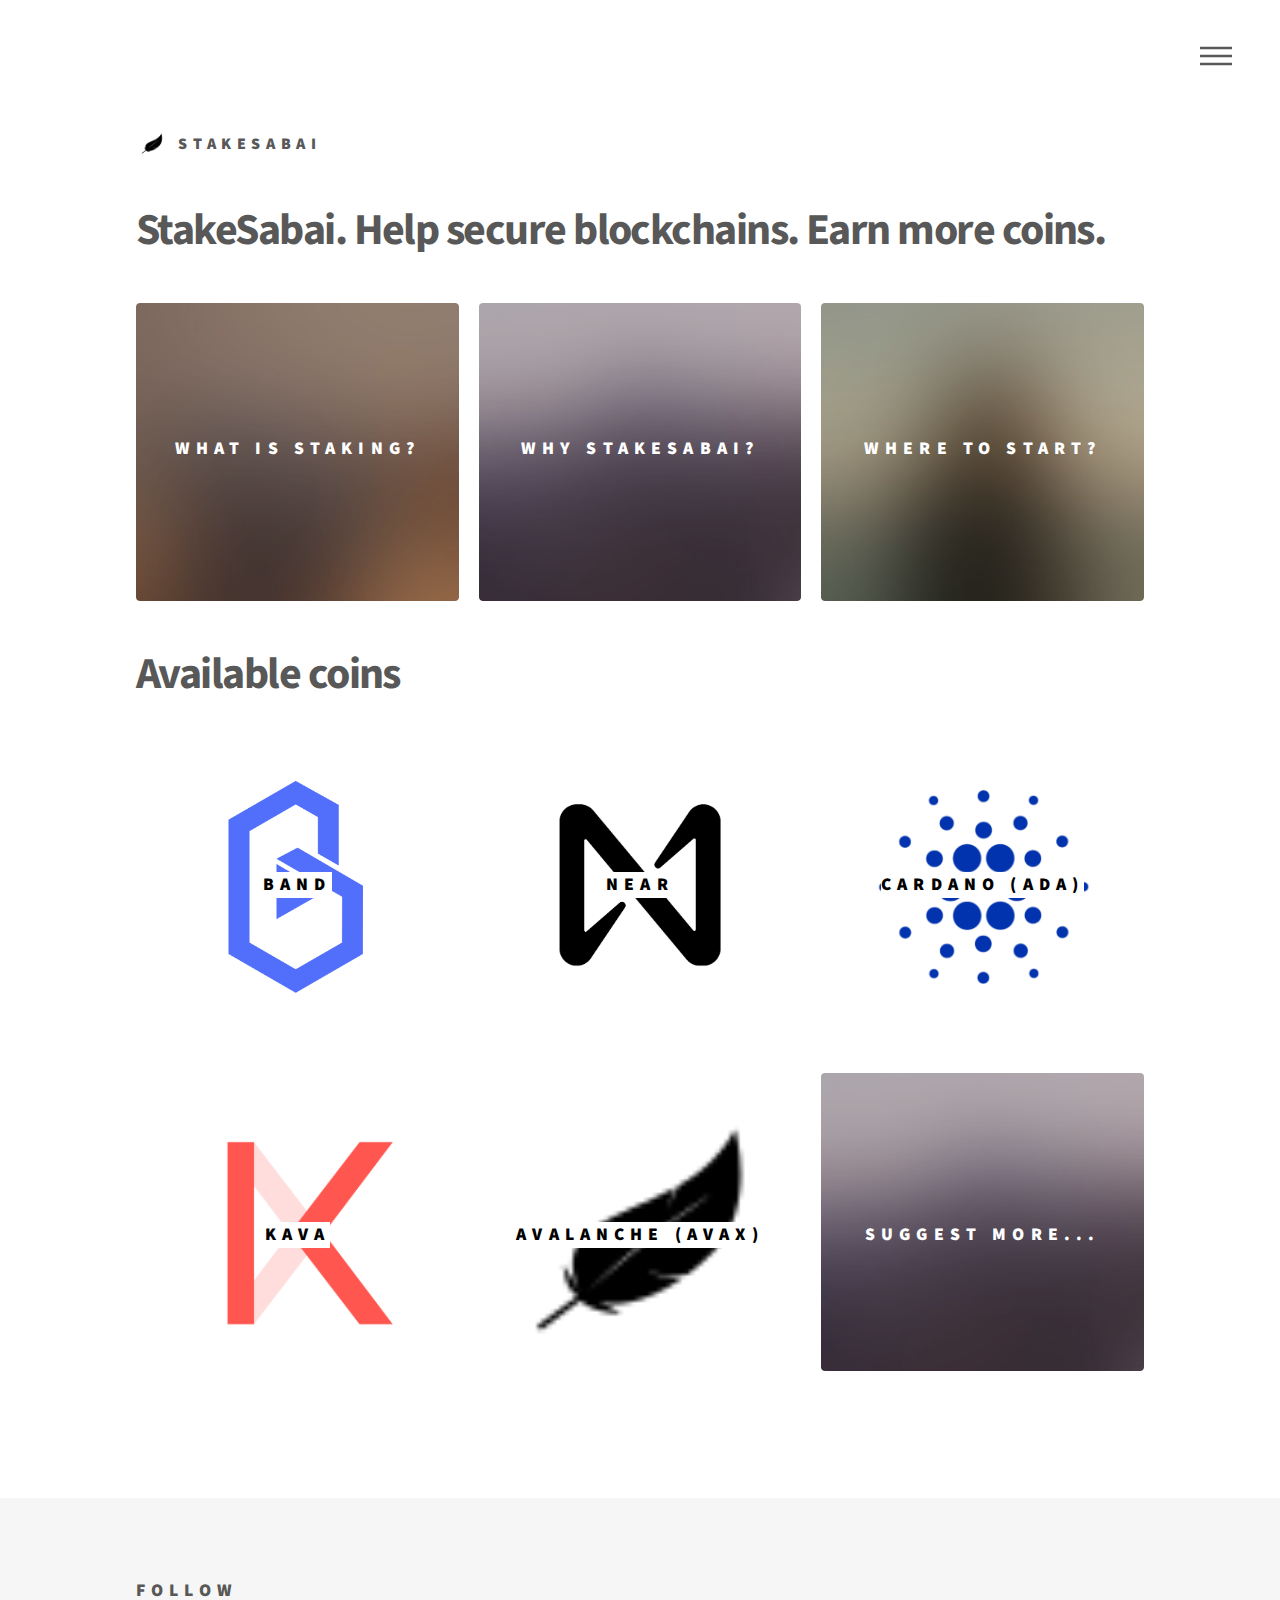
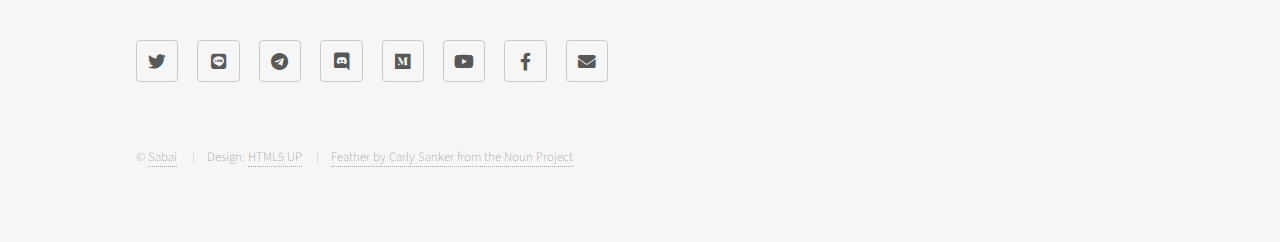
<file: index.html>
<!DOCTYPE HTML>
<!--
	Phantom by HTML5 UP
	html5up.net | @ajlkn
	Free for personal and commercial use under the CCA 3.0 license (html5up.net/license)
-->
<html>
	<head>
		<title>StakeSabai</title>
		<link rel="icon" href="images/logo_white.png">
		<meta charset="utf-8" />
		<meta name="viewport" content="width=device-width, initial-scale=1, user-scalable=no" />
		<link rel="stylesheet" href="assets/css/main.css" />
		<noscript><link rel="stylesheet" href="assets/css/noscript.css" /></noscript>
	</head>
	<body class="is-preload">
		<!-- Wrapper -->
			<div id="wrapper">

				<!-- Header -->
					<header id="header">
						<div class="inner">

							<!-- Logo -->
								<a href="../index.html" class="logo">
									<span class="symbol"><img src="images/logo_white.png" alt="" /></span><span class="title">StakeSabai</span>
								</a>

							<!-- Nav -->
								<nav>
									<ul>
										<li><a href="#menu">Menu</a></li>
									</ul>
								</nav>

						</div>
					</header>

				<!-- Menu -->
					<nav id="menu">
						<h2>Menu</h2>
						<ul>
							<li><a href="index.html">Home</a></li>
							<li><a href="generic.html">Ipsum veroeros</a></li>
							<li><a href="generic.html">Tempus etiam</a></li>
							<li><a href="generic.html">Consequat dolor</a></li>
							<li><a href="elements.html">Elements</a></li>
						</ul>
					</nav>

				<!-- Main -->
					<div id="main">
						<div class="inner">
							<header>
								<h1>StakeSabai. Help secure blockchains. Earn more coins.</h1>
								<p></p>
							</header>
							<section class="tiles">
								<article class="white_text">
									<span class="image">
										<img src="images/pic01.jpg" alt="" />
									</span>
									<a href="generic.html">
										<h2>What is staking?</h2>
										<div class="content">
											<p>Get paid to help secure blockchains, while keeping the coins in your own wallet.</p>
										</div>
									</a>
								</article>
								<article class="white_text">
									<span class="image">
										<img src="images/pic09.jpg" alt="" />
									</span>
									<a href="generic.html">
										<h2>Why StakeSabai?</h2>
										<div class="content">
											<p>Sed nisl arcu euismod sit amet nisi lorem etiam dolor veroeros et feugiat.</p>
										</div>
									</a>
								</article>
								<article class="white_text">
									<span class="image">
										<img src="images/pic04.jpg" alt="" />
									</span>
									<a href="generic.html">
										<h2>Where to start?</h2>
										<div class="content">
											<p>Sed nisl arcu euismod sit amet nisi lorem etiam dolor veroeros et feugiat.</p>
										</div>
									</a>
								</article>
								</section>
								<header class="second_header">
								<h1 style="
								    padding-top: 20px;
										margin-top: 25px;
									    margin-bottom: 0px;
										">Available coins</h1>
								</header>
								<section class="tiles" style="margin-top: 0px;">
								<article class="white_text_token token">
									<span class="image">
										<img src="token_logos/band.png" alt="" />
									</span>
									<a href="generic.html">
										<h2>BAND</h2>
										<div class="content">
											<p>Mainnet <br /> Est. APY: 14%</p>
										</div>
									</a>
								</article>
								<article class="white_text_token token">
									<span class="image">
										<img src="token_logos/near.png" alt="" />
									</span>
									<a href="generic.html">
										<h2>NEAR</h2>
										<div class="content">
											<p>Mainnet<br />Est. Yield: xx%</p>
										</div>
									</a>
								</article>
								<article class="white_text_token token">
									<span class="image">
										<img src="token_logos/cardano.png" alt="" />
									</span>
									<a href="generic.html">
										<h2>Cardano (ADA)</h2>
										<div class="content">
											<p>Mainnet (Shelley) <br /> Est. Yield: 4%</p>
										</div>
									</a>
								</article>
								<article class="white_text_token token">
									<span class="image">
										<img src="token_logos/kava.png" alt="" />
									</span>
									<a href="generic.html">
										<h2>KAVA</h2>
										<div class="content">
											<p>Mainnet<br />Est. Yield: 6%</p>
										</div>
									</a>
								</article>
								<article class="white_text_token token">
									<span class="image">
										<img src="token_logos/placeholder.png" alt="" />
									</span>
									<a href="generic.html">
										<h2>AVALANCHE (AVAX)</h2>
										<div class="content">
											<p>Mainnet<br />Est. Yield: 10%</p>
										</div>
									</a>
								</article>
								<article class="white_text">
									<span class="image">
										<img src="images/pic09.jpg" alt="" />
									</span>
									<a href="https://t.me/SabaiFinance">
										<h2>Suggest more...</h2>
										<div class="content">
											<p>Click to talk to us on Telegram.</p>
										</div>
									</a>
								</article>
							</section>
						</div>
					</div>

				<!-- Footer -->
					<footer id="footer">
						<div class="inner">
							<!--<section>
								<h2>Get in touch</h2>
								<form method="post" action="#">
									<div class="fields">
										<div class="field half">
											<input type="text" name="name" id="name" placeholder="Name" />
										</div>
										<div class="field half">
											<input type="email" name="email" id="email" placeholder="Email" />
										</div>
										<div class="field">
											<textarea name="message" id="message" placeholder="Message"></textarea>
										</div>
									</div>
									<ul class="actions">
										<li><input type="submit" value="Send" class="primary" /></li>
									</ul>
								</form>
							</section> -->
							<section>
								<h2>Follow</h2>
								<ul class="icons">
									<li><a href="https://twitter.com/SabaiFinance" class="icon brands style2 fa-twitter"><span class="label">Twitter</span></a></li>
									<li><a href="https://line.me/ti/g2/EeVublmkfMLvf4--i7oVMA" class="icon brands style2 fa-line"><span class="label">Line</span></a></li>
									<li><a href="https://t.me/SabaiFinance" class="icon brands style2 fa-telegram"><span class="label">Telegram</span></a></li>
									<li><a href="https://discord.gg/AY6Q7g" class="icon brands style2 fa-discord"><span class="label">Discord</span></a></li>
									<li><a href="https://medium.com/sabai-finance" class="icon brands style2 fa-medium"><span class="label">Medium</span></a></li>
									<li><a href="https://www.youtube.com/channel/UCtaEov-VEO65hRskSPqEk1w" class="icon brands style2 fa-youtube"><span class="label">Youtube</span></a></li>
									<li><a href="https://www.facebook.com/SabaiFinance" class="icon brands style2 fa-facebook-f"><span class="label">Facebook</span></a></li>
									<li><a href="mailto:contact@sabai.finance" class="icon solid style2 fa-envelope"><span class="label">Email</span></a></li>
								</ul>
							</section>
							<ul class="copyright">
								<li>&copy; <a href="https://sabai.finance">Sabai</a></li>
								<li>Design: <a href="http://html5up.net">HTML5 UP</a></li>
								<li><a href="https://thenounproject.com/term/feather/1078330/">Feather by Carly Sanker from the Noun Project</a></li>
							</ul>
						</div>
					</footer>

			</div>

		<!-- Scripts -->
			<script src="assets/js/jquery.min.js"></script>
			<script src="assets/js/browser.min.js"></script>
			<script src="assets/js/breakpoints.min.js"></script>
			<script src="assets/js/util.js"></script>
			<script src="assets/js/main.js"></script>

	</body>
</html>
</file>
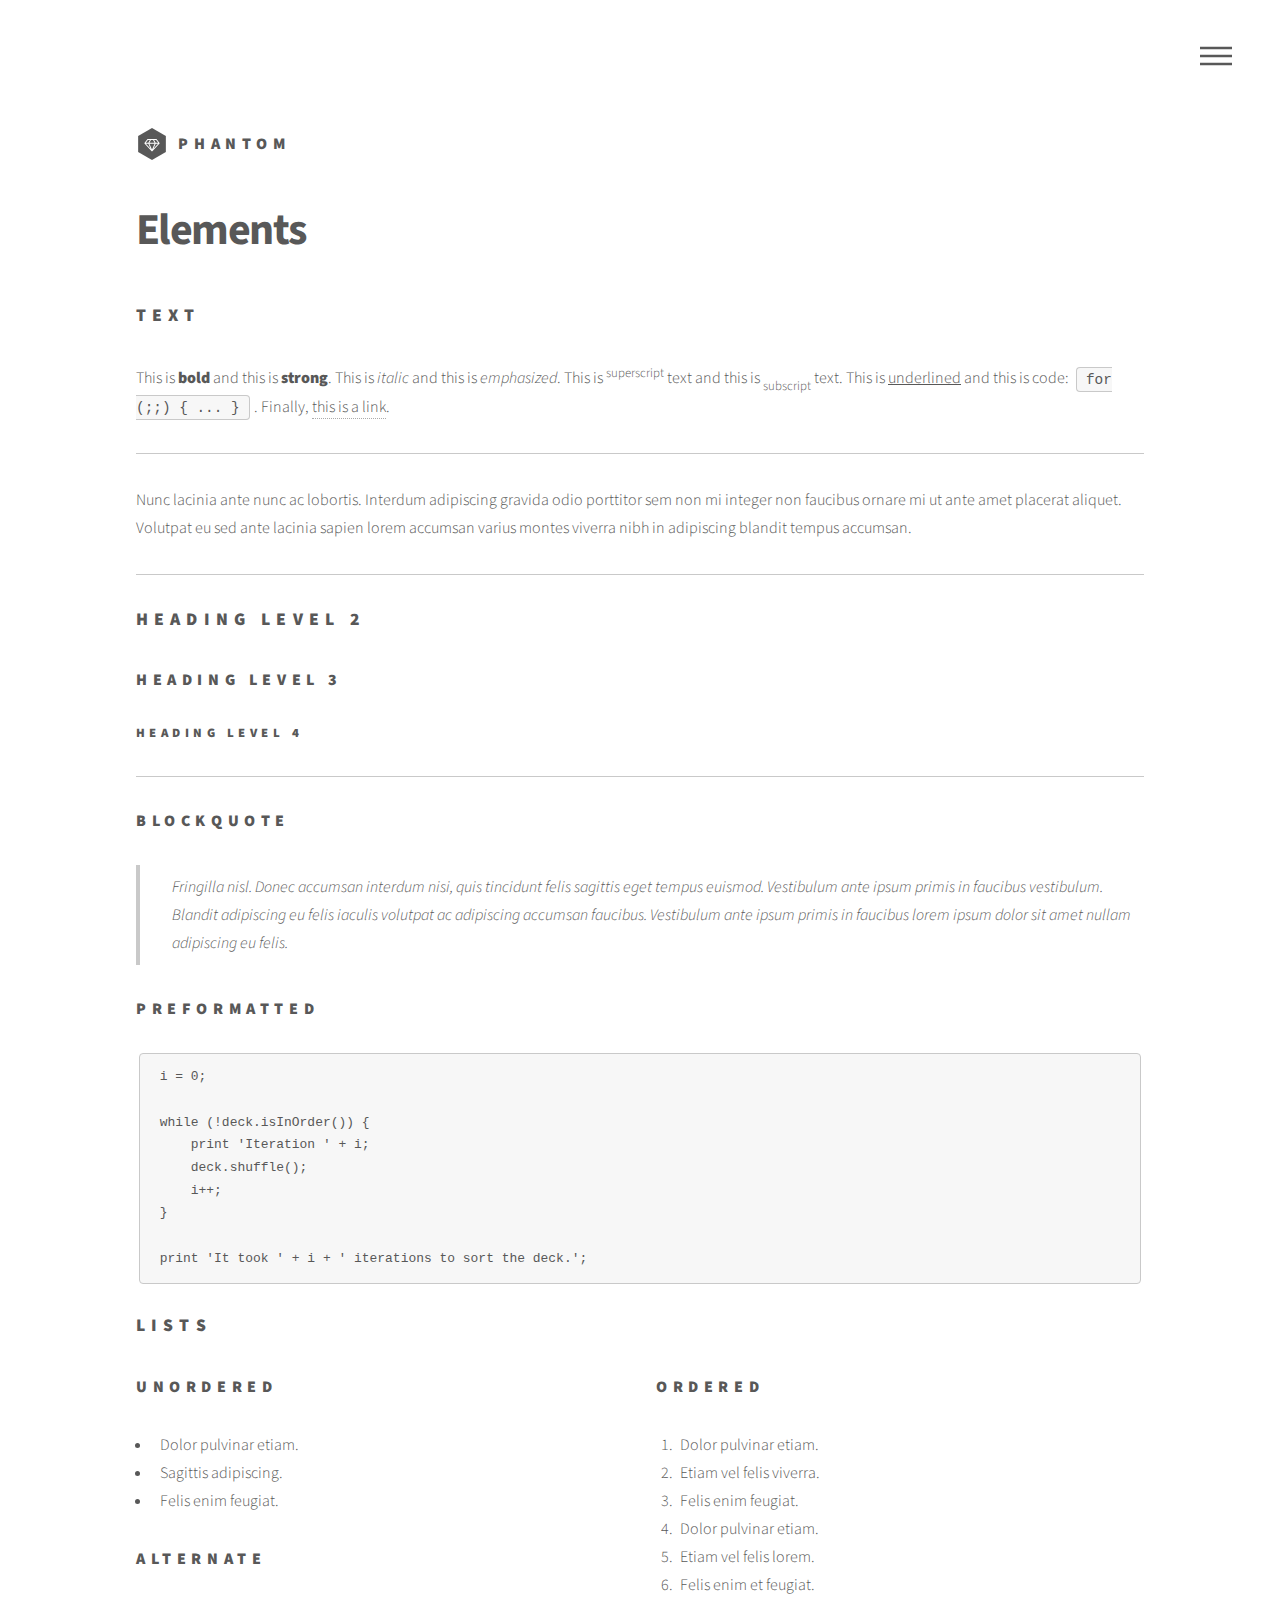
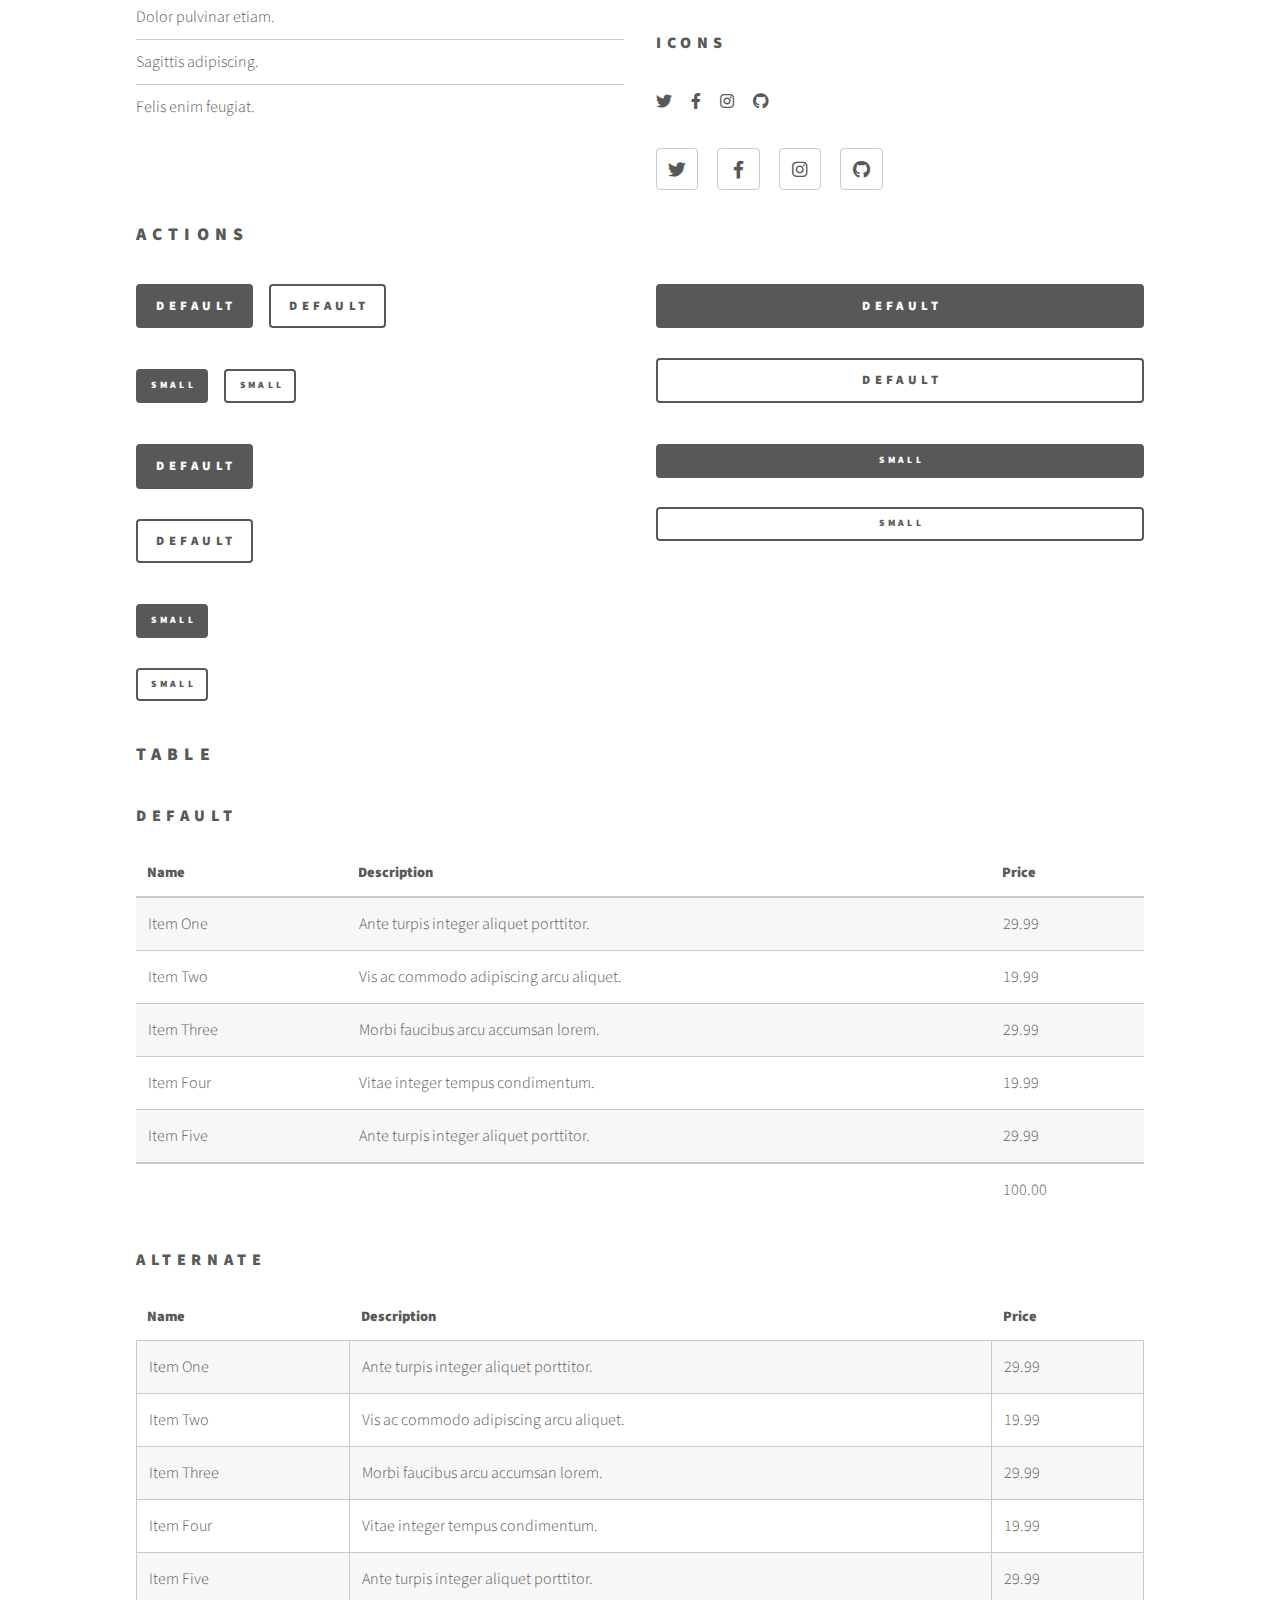
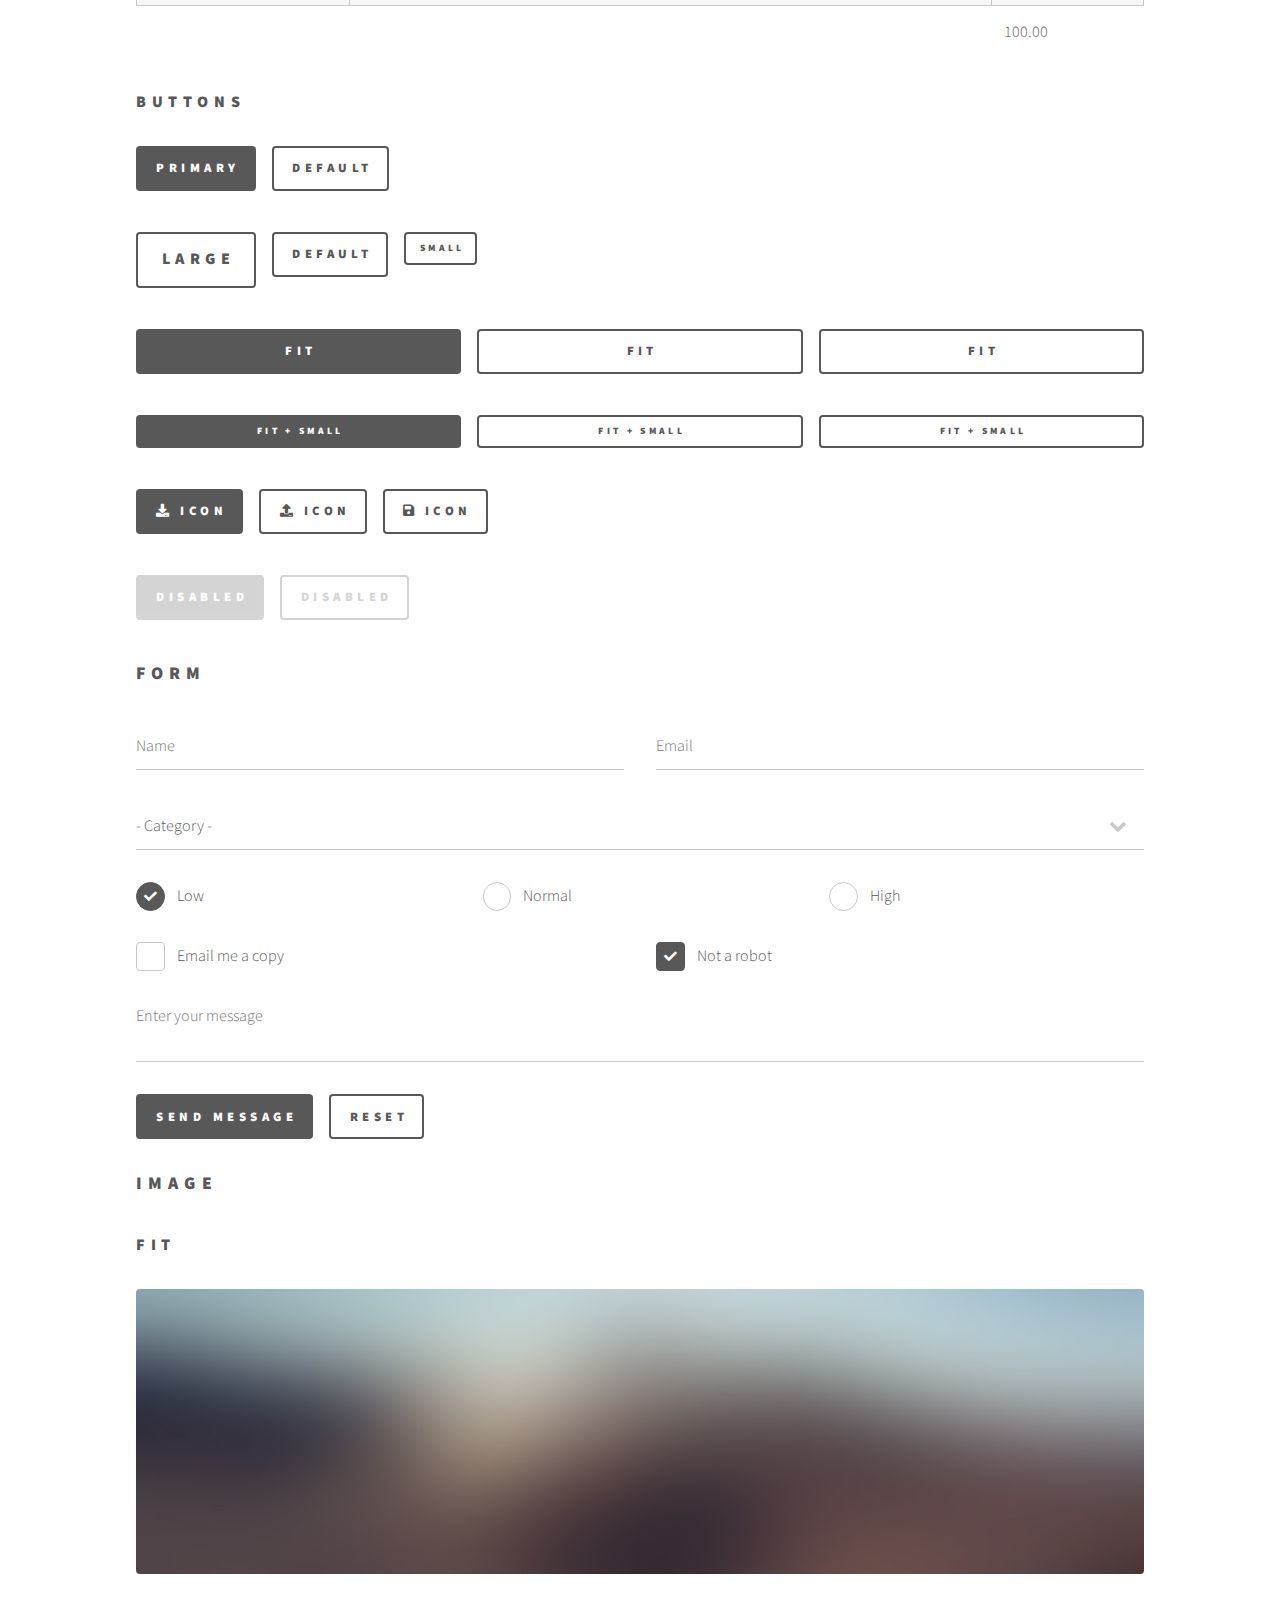
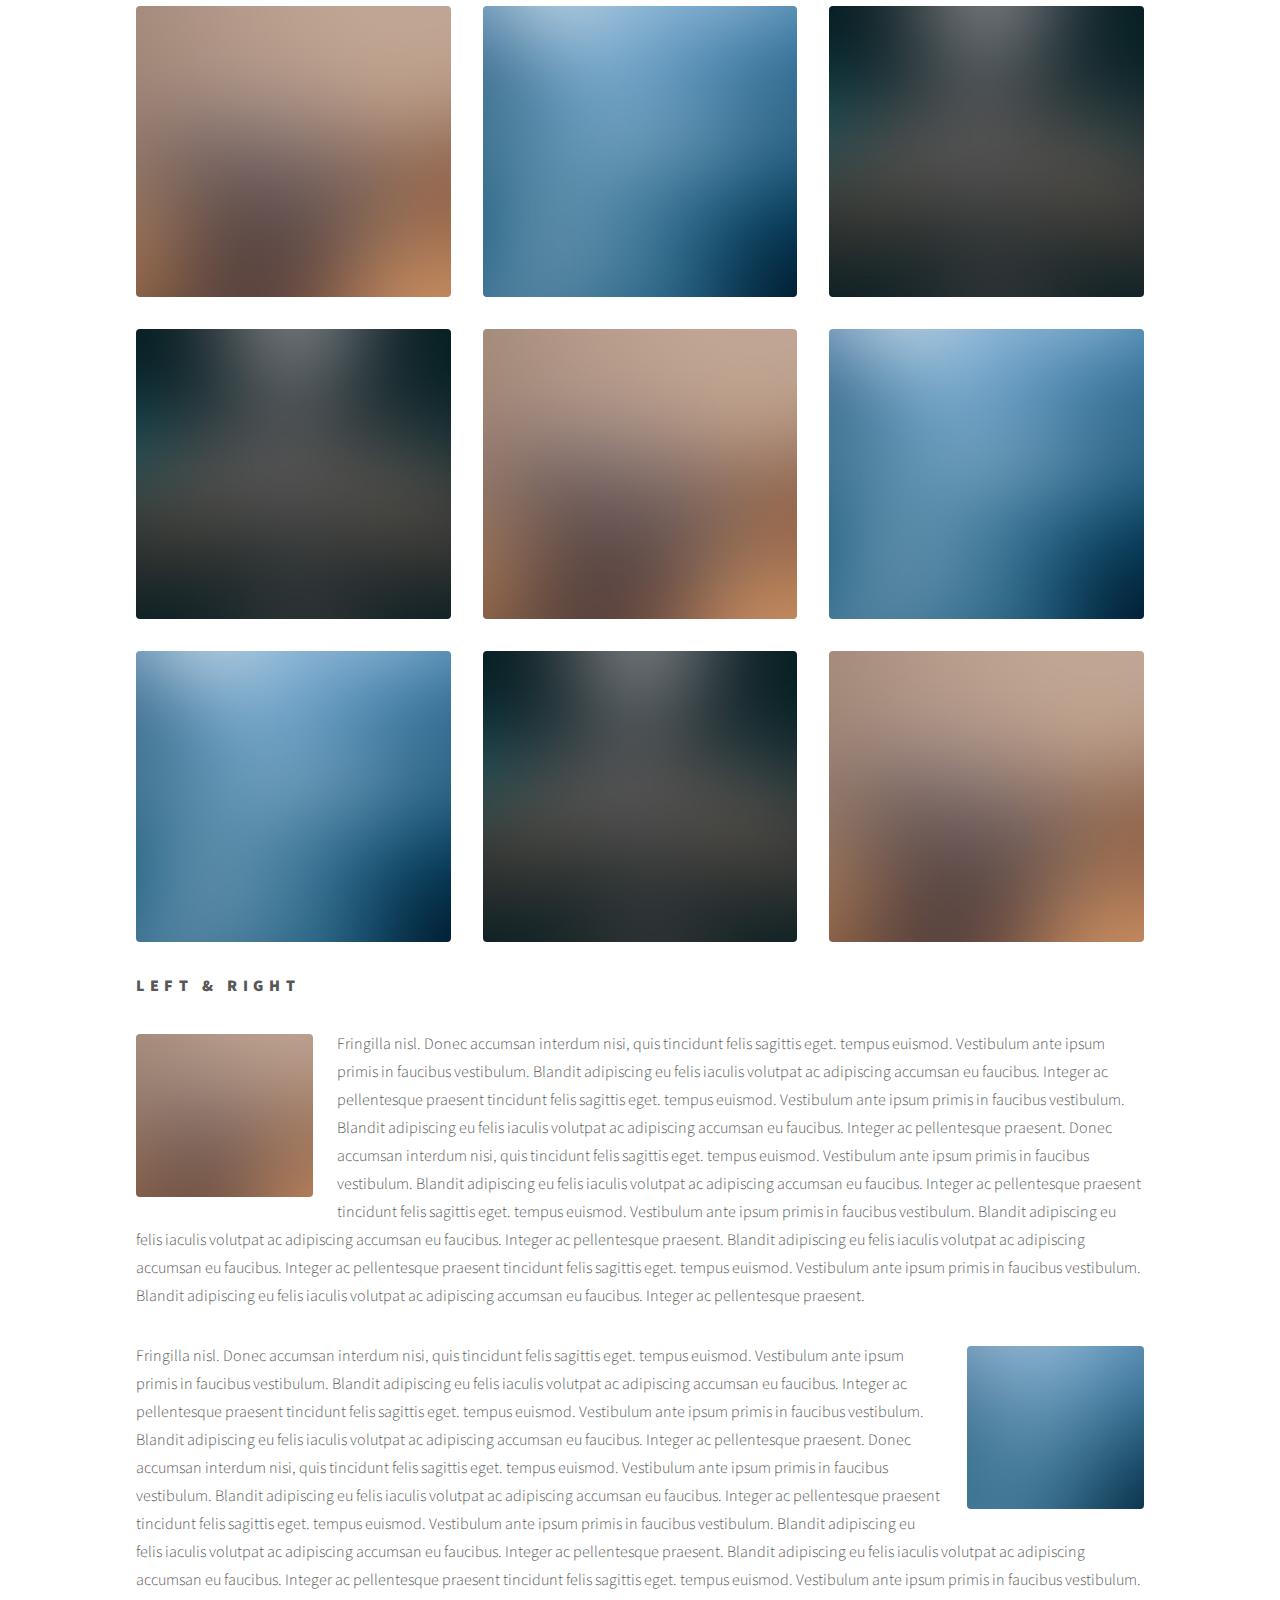
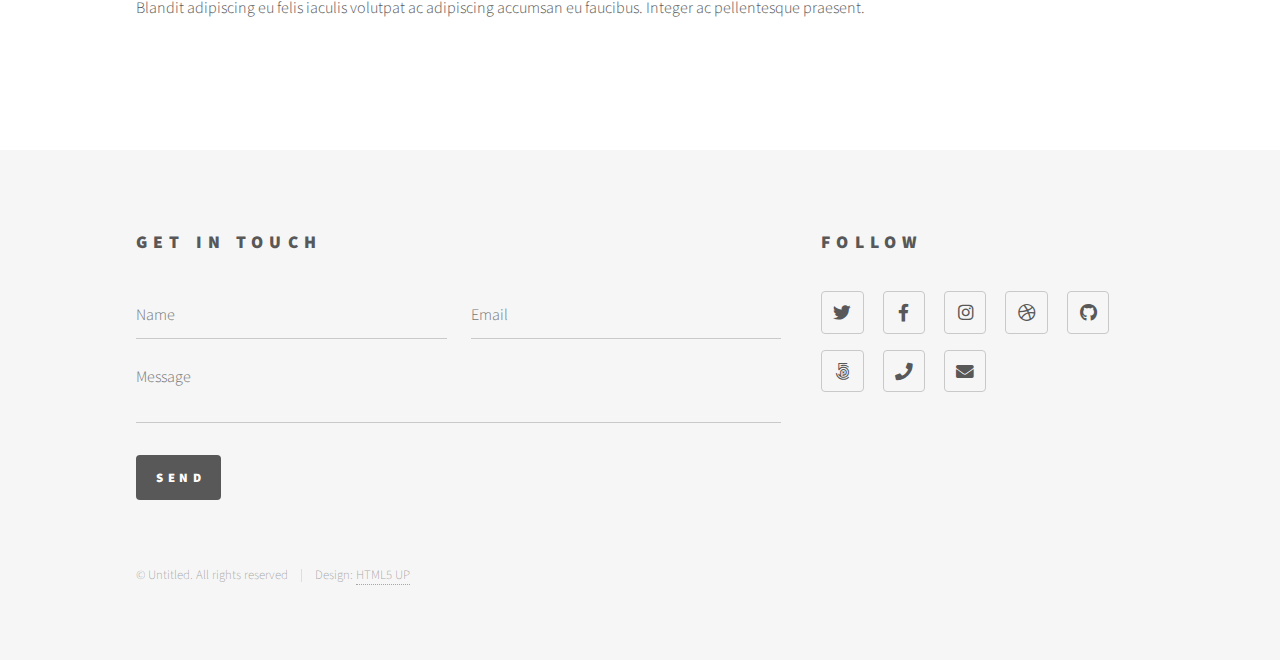
<file: elements.html>
<!DOCTYPE HTML>
<!--
	Phantom by HTML5 UP
	html5up.net | @ajlkn
	Free for personal and commercial use under the CCA 3.0 license (html5up.net/license)
-->
<html>
	<head>
		<title>Elements - Phantom by HTML5 UP</title>
		<meta charset="utf-8" />
		<meta name="viewport" content="width=device-width, initial-scale=1, user-scalable=no" />
		<link rel="stylesheet" href="assets/css/main.css" />
		<noscript><link rel="stylesheet" href="assets/css/noscript.css" /></noscript>
	</head>
	<body class="is-preload">
		<!-- Wrapper -->
			<div id="wrapper">

				<!-- Header -->
					<header id="header">
						<div class="inner">

							<!-- Logo -->
								<a href="index.html" class="logo">
									<span class="symbol"><img src="images/logo.svg" alt="" /></span><span class="title">Phantom</span>
								</a>

							<!-- Nav -->
								<nav>
									<ul>
										<li><a href="#menu">Menu</a></li>
									</ul>
								</nav>

						</div>
					</header>

				<!-- Menu -->
					<nav id="menu">
						<h2>Menu</h2>
						<ul>
							<li><a href="index.html">Home</a></li>
							<li><a href="generic.html">Ipsum veroeros</a></li>
							<li><a href="generic.html">Tempus etiam</a></li>
							<li><a href="generic.html">Consequat dolor</a></li>
							<li><a href="elements.html">Elements</a></li>
						</ul>
					</nav>

				<!-- Main -->
					<div id="main">
						<div class="inner">
							<h1>Elements</h1>

							<!-- Text -->
								<section>
									<h2>Text</h2>
									<p>This is <b>bold</b> and this is <strong>strong</strong>. This is <i>italic</i> and this is <em>emphasized</em>.
									This is <sup>superscript</sup> text and this is <sub>subscript</sub> text.
									This is <u>underlined</u> and this is code: <code>for (;;) { ... }</code>. Finally, <a href="#">this is a link</a>.</p>
									<hr />
									<p>Nunc lacinia ante nunc ac lobortis. Interdum adipiscing gravida odio porttitor sem non mi integer non faucibus ornare mi ut ante amet placerat aliquet. Volutpat eu sed ante lacinia sapien lorem accumsan varius montes viverra nibh in adipiscing blandit tempus accumsan.</p>
									<hr />
									<h2>Heading Level 2</h2>
									<h3>Heading Level 3</h3>
									<h4>Heading Level 4</h4>
									<hr />
									<h3>Blockquote</h3>
									<blockquote>Fringilla nisl. Donec accumsan interdum nisi, quis tincidunt felis sagittis eget tempus euismod. Vestibulum ante ipsum primis in faucibus vestibulum. Blandit adipiscing eu felis iaculis volutpat ac adipiscing accumsan faucibus. Vestibulum ante ipsum primis in faucibus lorem ipsum dolor sit amet nullam adipiscing eu felis.</blockquote>
									<h3>Preformatted</h3>
									<pre><code>i = 0;

while (!deck.isInOrder()) {
    print 'Iteration ' + i;
    deck.shuffle();
    i++;
}

print 'It took ' + i + ' iterations to sort the deck.';</code></pre>
								</section>

							<!-- Lists -->
								<section>
									<h2>Lists</h2>
									<div class="row">
										<div class="col-6 col-12-medium">
											<h3>Unordered</h3>
											<ul>
												<li>Dolor pulvinar etiam.</li>
												<li>Sagittis adipiscing.</li>
												<li>Felis enim feugiat.</li>
											</ul>
											<h3>Alternate</h3>
											<ul class="alt">
												<li>Dolor pulvinar etiam.</li>
												<li>Sagittis adipiscing.</li>
												<li>Felis enim feugiat.</li>
											</ul>
										</div>
										<div class="col-6 col-12-medium">
											<h3>Ordered</h3>
											<ol>
												<li>Dolor pulvinar etiam.</li>
												<li>Etiam vel felis viverra.</li>
												<li>Felis enim feugiat.</li>
												<li>Dolor pulvinar etiam.</li>
												<li>Etiam vel felis lorem.</li>
												<li>Felis enim et feugiat.</li>
											</ol>
											<h3>Icons</h3>
											<ul class="icons">
												<li><a href="#" class="icon brands style1 fa-twitter"><span class="label">Twitter</span></a></li>
												<li><a href="#" class="icon brands style1 fa-facebook-f"><span class="label">Facebook</span></a></li>
												<li><a href="#" class="icon brands style1 fa-instagram"><span class="label">Instagram</span></a></li>
												<li><a href="#" class="icon brands style1 fa-github"><span class="label">Github</span></a></li>
											</ul>
											<ul class="icons">
												<li><a href="#" class="icon brands style2 fa-twitter"><span class="label">Twitter</span></a></li>
												<li><a href="#" class="icon brands style2 fa-facebook-f"><span class="label">Facebook</span></a></li>
												<li><a href="#" class="icon brands style2 fa-instagram"><span class="label">Instagram</span></a></li>
												<li><a href="#" class="icon brands style2 fa-github"><span class="label">Github</span></a></li>
											</ul>
										</div>
									</div>
									<h2>Actions</h2>
									<div class="row">
										<div class="col-6 col-12-medium">
											<ul class="actions">
												<li><a href="#" class="button primary">Default</a></li>
												<li><a href="#" class="button">Default</a></li>
											</ul>
											<ul class="actions small">
												<li><a href="#" class="button primary small">Small</a></li>
												<li><a href="#" class="button small">Small</a></li>
											</ul>
											<ul class="actions stacked">
												<li><a href="#" class="button primary">Default</a></li>
												<li><a href="#" class="button">Default</a></li>
											</ul>
											<ul class="actions stacked">
												<li><a href="#" class="button primary small">Small</a></li>
												<li><a href="#" class="button small">Small</a></li>
											</ul>
										</div>
										<div class="col-6 col-12-medium">
											<ul class="actions stacked">
												<li><a href="#" class="button primary fit">Default</a></li>
												<li><a href="#" class="button fit">Default</a></li>
											</ul>
											<ul class="actions stacked">
												<li><a href="#" class="button primary small fit">Small</a></li>
												<li><a href="#" class="button small fit">Small</a></li>
											</ul>
										</div>
									</div>
								</section>

							<!-- Table -->
								<section>
									<h2>Table</h2>
									<h3>Default</h3>
									<div class="table-wrapper">
										<table>
											<thead>
												<tr>
													<th>Name</th>
													<th>Description</th>
													<th>Price</th>
												</tr>
											</thead>
											<tbody>
												<tr>
													<td>Item One</td>
													<td>Ante turpis integer aliquet porttitor.</td>
													<td>29.99</td>
												</tr>
												<tr>
													<td>Item Two</td>
													<td>Vis ac commodo adipiscing arcu aliquet.</td>
													<td>19.99</td>
												</tr>
												<tr>
													<td>Item Three</td>
													<td> Morbi faucibus arcu accumsan lorem.</td>
													<td>29.99</td>
												</tr>
												<tr>
													<td>Item Four</td>
													<td>Vitae integer tempus condimentum.</td>
													<td>19.99</td>
												</tr>
												<tr>
													<td>Item Five</td>
													<td>Ante turpis integer aliquet porttitor.</td>
													<td>29.99</td>
												</tr>
											</tbody>
											<tfoot>
												<tr>
													<td colspan="2"></td>
													<td>100.00</td>
												</tr>
											</tfoot>
										</table>
									</div>

									<h3>Alternate</h3>
									<div class="table-wrapper">
										<table class="alt">
											<thead>
												<tr>
													<th>Name</th>
													<th>Description</th>
													<th>Price</th>
												</tr>
											</thead>
											<tbody>
												<tr>
													<td>Item One</td>
													<td>Ante turpis integer aliquet porttitor.</td>
													<td>29.99</td>
												</tr>
												<tr>
													<td>Item Two</td>
													<td>Vis ac commodo adipiscing arcu aliquet.</td>
													<td>19.99</td>
												</tr>
												<tr>
													<td>Item Three</td>
													<td> Morbi faucibus arcu accumsan lorem.</td>
													<td>29.99</td>
												</tr>
												<tr>
													<td>Item Four</td>
													<td>Vitae integer tempus condimentum.</td>
													<td>19.99</td>
												</tr>
												<tr>
													<td>Item Five</td>
													<td>Ante turpis integer aliquet porttitor.</td>
													<td>29.99</td>
												</tr>
											</tbody>
											<tfoot>
												<tr>
													<td colspan="2"></td>
													<td>100.00</td>
												</tr>
											</tfoot>
										</table>
									</div>
								</section>

							<!-- Buttons -->
								<section>
									<h3>Buttons</h3>
									<ul class="actions">
										<li><a href="#" class="button primary">Primary</a></li>
										<li><a href="#" class="button">Default</a></li>
									</ul>
									<ul class="actions">
										<li><a href="#" class="button large">Large</a></li>
										<li><a href="#" class="button">Default</a></li>
										<li><a href="#" class="button small">Small</a></li>
									</ul>
									<ul class="actions fit">
										<li><a href="#" class="button primary fit">Fit</a></li>
										<li><a href="#" class="button fit">Fit</a></li>
										<li><a href="#" class="button fit">Fit</a></li>
									</ul>
									<ul class="actions fit small">
										<li><a href="#" class="button primary fit small">Fit + Small</a></li>
										<li><a href="#" class="button fit small">Fit + Small</a></li>
										<li><a href="#" class="button fit small">Fit + Small</a></li>
									</ul>
									<ul class="actions">
										<li><a href="#" class="button primary icon solid fa-download">Icon</a></li>
										<li><a href="#" class="button icon solid fa-upload">Icon</a></li>
										<li><a href="#" class="button icon solid fa-save">Icon</a></li>
									</ul>
									<ul class="actions">
										<li><span class="button primary disabled">Disabled</span></li>
										<li><span class="button disabled">Disabled</span></li>
									</ul>
								</section>

							<!-- Form -->
								<section>
									<h2>Form</h2>
									<form method="post" action="#">
										<div class="row gtr-uniform">
											<div class="col-6 col-12-xsmall">
												<input type="text" name="demo-name" id="demo-name" value="" placeholder="Name" />
											</div>
											<div class="col-6 col-12-xsmall">
												<input type="email" name="demo-email" id="demo-email" value="" placeholder="Email" />
											</div>
											<div class="col-12">
												<select name="demo-category" id="demo-category">
													<option value="">- Category -</option>
													<option value="1">Manufacturing</option>
													<option value="1">Shipping</option>
													<option value="1">Administration</option>
													<option value="1">Human Resources</option>
												</select>
											</div>
											<div class="col-4 col-12-small">
												<input type="radio" id="demo-priority-low" name="demo-priority" checked>
												<label for="demo-priority-low">Low</label>
											</div>
											<div class="col-4 col-12-small">
												<input type="radio" id="demo-priority-normal" name="demo-priority">
												<label for="demo-priority-normal">Normal</label>
											</div>
											<div class="col-4 col-12-small">
												<input type="radio" id="demo-priority-high" name="demo-priority">
												<label for="demo-priority-high">High</label>
											</div>
											<div class="col-6 col-12-small">
												<input type="checkbox" id="demo-copy" name="demo-copy">
												<label for="demo-copy">Email me a copy</label>
											</div>
											<div class="col-6 col-12-small">
												<input type="checkbox" id="demo-human" name="demo-human" checked>
												<label for="demo-human">Not a robot</label>
											</div>
											<div class="col-12">
												<textarea name="demo-message" id="demo-message" placeholder="Enter your message" rows="6"></textarea>
											</div>
											<div class="col-12">
												<ul class="actions">
													<li><input type="submit" value="Send Message" class="primary" /></li>
													<li><input type="reset" value="Reset" /></li>
												</ul>
											</div>
										</div>
									</form>
								</section>

							<!-- Image -->
								<section>
									<h2>Image</h2>
									<h3>Fit</h3>
									<div class="box alt">
										<div class="row gtr-uniform">
											<div class="col-12"><span class="image fit"><img src="images/pic13.jpg" alt="" /></span></div>
											<div class="col-4"><span class="image fit"><img src="images/pic01.jpg" alt="" /></span></div>
											<div class="col-4"><span class="image fit"><img src="images/pic02.jpg" alt="" /></span></div>
											<div class="col-4"><span class="image fit"><img src="images/pic03.jpg" alt="" /></span></div>
											<div class="col-4"><span class="image fit"><img src="images/pic03.jpg" alt="" /></span></div>
											<div class="col-4"><span class="image fit"><img src="images/pic01.jpg" alt="" /></span></div>
											<div class="col-4"><span class="image fit"><img src="images/pic02.jpg" alt="" /></span></div>
											<div class="col-4"><span class="image fit"><img src="images/pic02.jpg" alt="" /></span></div>
											<div class="col-4"><span class="image fit"><img src="images/pic03.jpg" alt="" /></span></div>
											<div class="col-4"><span class="image fit"><img src="images/pic01.jpg" alt="" /></span></div>
										</div>
									</div>
									<h3>Left &amp; Right</h3>
									<p><span class="image left"><img src="images/pic14.jpg" alt="" /></span>Fringilla nisl. Donec accumsan interdum nisi, quis tincidunt felis sagittis eget. tempus euismod. Vestibulum ante ipsum primis in faucibus vestibulum. Blandit adipiscing eu felis iaculis volutpat ac adipiscing accumsan eu faucibus. Integer ac pellentesque praesent tincidunt felis sagittis eget. tempus euismod. Vestibulum ante ipsum primis in faucibus vestibulum. Blandit adipiscing eu felis iaculis volutpat ac adipiscing accumsan eu faucibus. Integer ac pellentesque praesent. Donec accumsan interdum nisi, quis tincidunt felis sagittis eget. tempus euismod. Vestibulum ante ipsum primis in faucibus vestibulum. Blandit adipiscing eu felis iaculis volutpat ac adipiscing accumsan eu faucibus. Integer ac pellentesque praesent tincidunt felis sagittis eget. tempus euismod. Vestibulum ante ipsum primis in faucibus vestibulum. Blandit adipiscing eu felis iaculis volutpat ac adipiscing accumsan eu faucibus. Integer ac pellentesque praesent. Blandit adipiscing eu felis iaculis volutpat ac adipiscing accumsan eu faucibus. Integer ac pellentesque praesent tincidunt felis sagittis eget. tempus euismod. Vestibulum ante ipsum primis in faucibus vestibulum. Blandit adipiscing eu felis iaculis volutpat ac adipiscing accumsan eu faucibus. Integer ac pellentesque praesent.</p>
									<p><span class="image right"><img src="images/pic15.jpg" alt="" /></span>Fringilla nisl. Donec accumsan interdum nisi, quis tincidunt felis sagittis eget. tempus euismod. Vestibulum ante ipsum primis in faucibus vestibulum. Blandit adipiscing eu felis iaculis volutpat ac adipiscing accumsan eu faucibus. Integer ac pellentesque praesent tincidunt felis sagittis eget. tempus euismod. Vestibulum ante ipsum primis in faucibus vestibulum. Blandit adipiscing eu felis iaculis volutpat ac adipiscing accumsan eu faucibus. Integer ac pellentesque praesent. Donec accumsan interdum nisi, quis tincidunt felis sagittis eget. tempus euismod. Vestibulum ante ipsum primis in faucibus vestibulum. Blandit adipiscing eu felis iaculis volutpat ac adipiscing accumsan eu faucibus. Integer ac pellentesque praesent tincidunt felis sagittis eget. tempus euismod. Vestibulum ante ipsum primis in faucibus vestibulum. Blandit adipiscing eu felis iaculis volutpat ac adipiscing accumsan eu faucibus. Integer ac pellentesque praesent. Blandit adipiscing eu felis iaculis volutpat ac adipiscing accumsan eu faucibus. Integer ac pellentesque praesent tincidunt felis sagittis eget. tempus euismod. Vestibulum ante ipsum primis in faucibus vestibulum. Blandit adipiscing eu felis iaculis volutpat ac adipiscing accumsan eu faucibus. Integer ac pellentesque praesent.</p>
								</section>

						</div>
					</div>

				<!-- Footer -->
					<footer id="footer">
						<div class="inner">
							<section>
								<h2>Get in touch</h2>
								<form method="post" action="#">
									<div class="fields">
										<div class="field half">
											<input type="text" name="name" id="name" placeholder="Name" />
										</div>
										<div class="field half">
											<input type="email" name="email" id="email" placeholder="Email" />
										</div>
										<div class="field">
											<textarea name="message" id="message" placeholder="Message"></textarea>
										</div>
									</div>
									<ul class="actions">
										<li><input type="submit" value="Send" class="primary" /></li>
									</ul>
								</form>
							</section>
							<section>
								<h2>Follow</h2>
								<ul class="icons">
									<li><a href="#" class="icon brands style2 fa-twitter"><span class="label">Twitter</span></a></li>
									<li><a href="#" class="icon brands style2 fa-facebook-f"><span class="label">Facebook</span></a></li>
									<li><a href="#" class="icon brands style2 fa-instagram"><span class="label">Instagram</span></a></li>
									<li><a href="#" class="icon brands style2 fa-dribbble"><span class="label">Dribbble</span></a></li>
									<li><a href="#" class="icon brands style2 fa-github"><span class="label">GitHub</span></a></li>
									<li><a href="#" class="icon brands style2 fa-500px"><span class="label">500px</span></a></li>
									<li><a href="#" class="icon solid style2 fa-phone"><span class="label">Phone</span></a></li>
									<li><a href="#" class="icon solid style2 fa-envelope"><span class="label">Email</span></a></li>
								</ul>
							</section>
							<ul class="copyright">
								<li>&copy; Untitled. All rights reserved</li><li>Design: <a href="http://html5up.net">HTML5 UP</a></li>
							</ul>
						</div>
					</footer>

			</div>

		<!-- Scripts -->
			<script src="assets/js/jquery.min.js"></script>
			<script src="assets/js/browser.min.js"></script>
			<script src="assets/js/breakpoints.min.js"></script>
			<script src="assets/js/util.js"></script>
			<script src="assets/js/main.js"></script>

	</body>
</html>
</file>
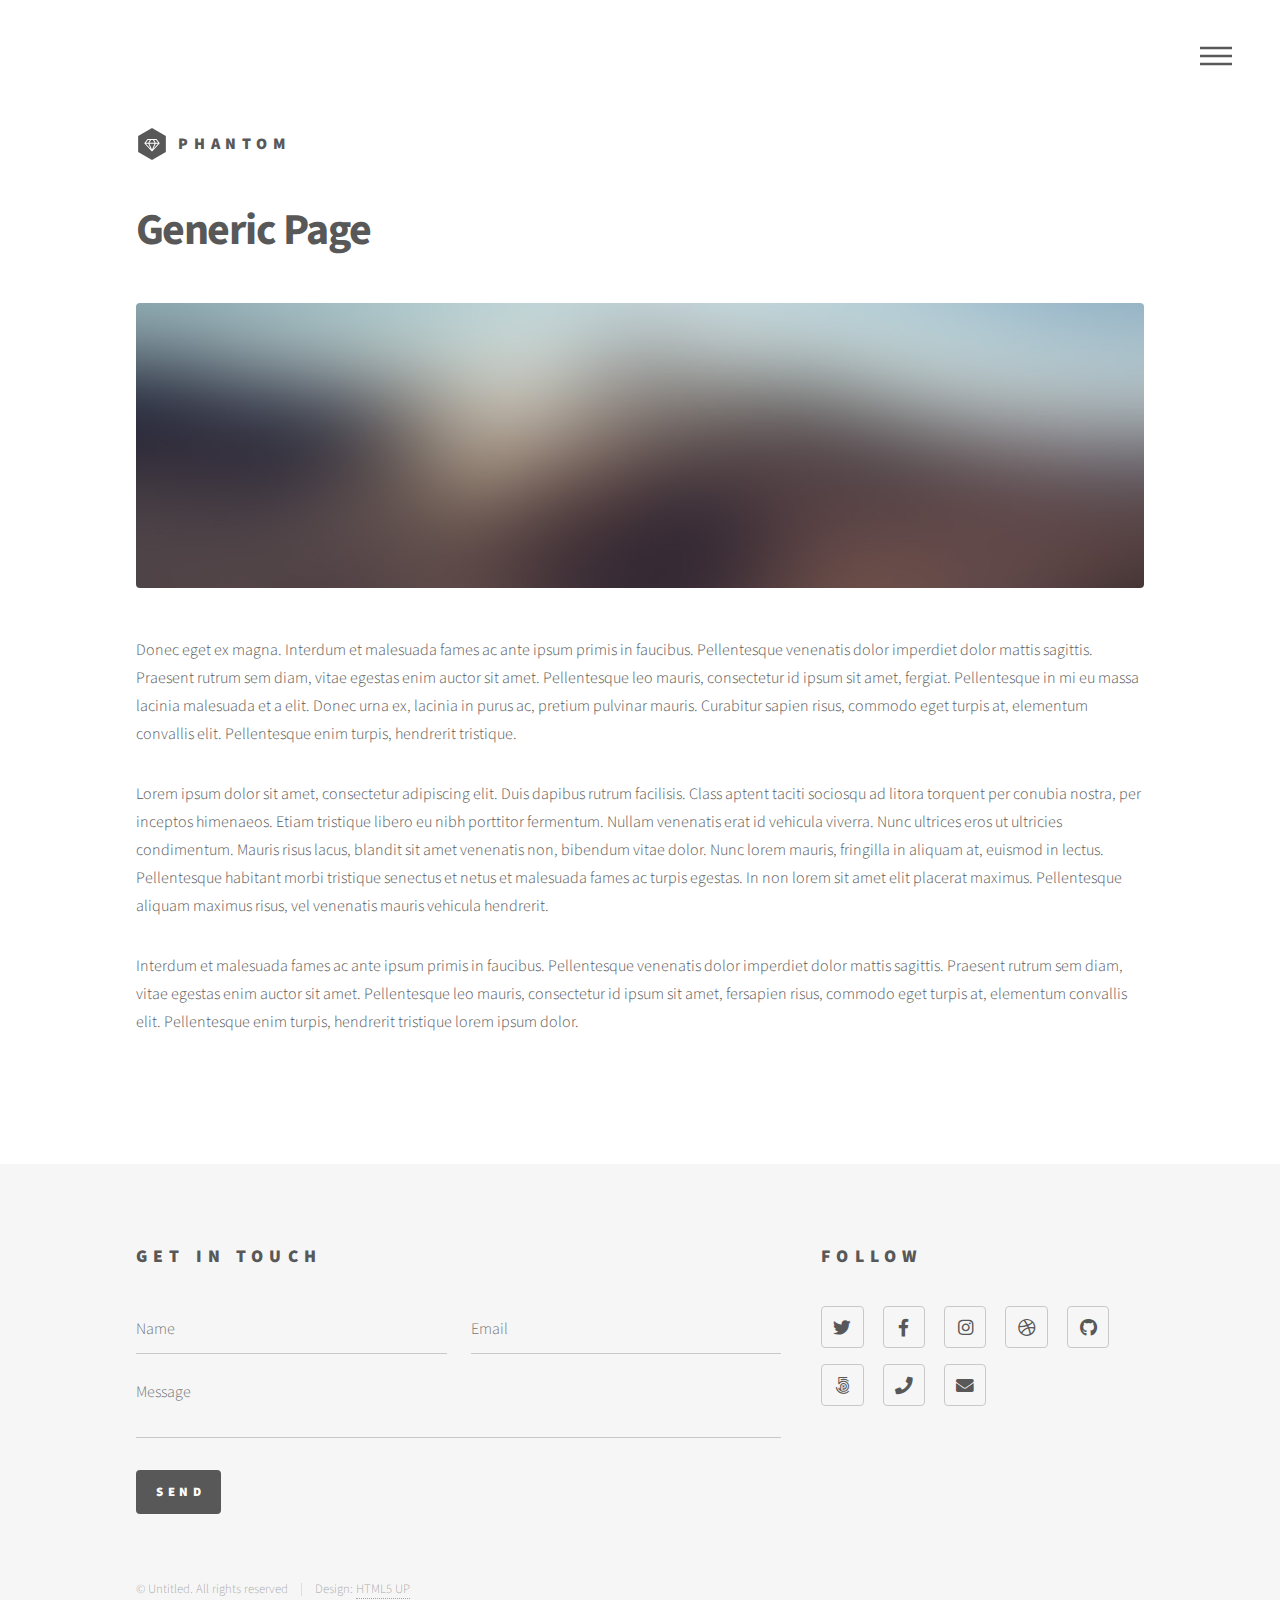
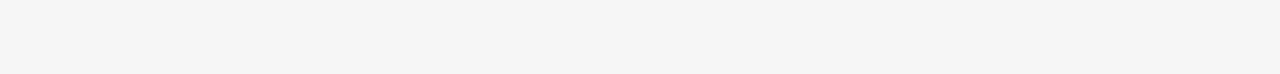
<file: generic.html>
<!DOCTYPE HTML>
<!--
	Phantom by HTML5 UP
	html5up.net | @ajlkn
	Free for personal and commercial use under the CCA 3.0 license (html5up.net/license)
-->
<html>
	<head>
		<title>Generic - Phantom by HTML5 UP</title>
		<meta charset="utf-8" />
		<meta name="viewport" content="width=device-width, initial-scale=1, user-scalable=no" />
		<link rel="stylesheet" href="assets/css/main.css" />
		<noscript><link rel="stylesheet" href="assets/css/noscript.css" /></noscript>
	</head>
	<body class="is-preload">
		<!-- Wrapper -->
			<div id="wrapper">

				<!-- Header -->
					<header id="header">
						<div class="inner">

							<!-- Logo -->
								<a href="index.html" class="logo">
									<span class="symbol"><img src="images/logo.svg" alt="" /></span><span class="title">Phantom</span>
								</a>

							<!-- Nav -->
								<nav>
									<ul>
										<li><a href="#menu">Menu</a></li>
									</ul>
								</nav>

						</div>
					</header>

				<!-- Menu -->
					<nav id="menu">
						<h2>Menu</h2>
						<ul>
							<li><a href="index.html">Home</a></li>
							<li><a href="generic.html">Ipsum veroeros</a></li>
							<li><a href="generic.html">Tempus etiam</a></li>
							<li><a href="generic.html">Consequat dolor</a></li>
							<li><a href="elements.html">Elements</a></li>
						</ul>
					</nav>

				<!-- Main -->
					<div id="main">
						<div class="inner">
							<h1>Generic Page</h1>
							<span class="image main"><img src="images/pic13.jpg" alt="" /></span>
							<p>Donec eget ex magna. Interdum et malesuada fames ac ante ipsum primis in faucibus. Pellentesque venenatis dolor imperdiet dolor mattis sagittis. Praesent rutrum sem diam, vitae egestas enim auctor sit amet. Pellentesque leo mauris, consectetur id ipsum sit amet, fergiat. Pellentesque in mi eu massa lacinia malesuada et a elit. Donec urna ex, lacinia in purus ac, pretium pulvinar mauris. Curabitur sapien risus, commodo eget turpis at, elementum convallis elit. Pellentesque enim turpis, hendrerit tristique.</p>
							<p>Lorem ipsum dolor sit amet, consectetur adipiscing elit. Duis dapibus rutrum facilisis. Class aptent taciti sociosqu ad litora torquent per conubia nostra, per inceptos himenaeos. Etiam tristique libero eu nibh porttitor fermentum. Nullam venenatis erat id vehicula viverra. Nunc ultrices eros ut ultricies condimentum. Mauris risus lacus, blandit sit amet venenatis non, bibendum vitae dolor. Nunc lorem mauris, fringilla in aliquam at, euismod in lectus. Pellentesque habitant morbi tristique senectus et netus et malesuada fames ac turpis egestas. In non lorem sit amet elit placerat maximus. Pellentesque aliquam maximus risus, vel venenatis mauris vehicula hendrerit.</p>
							<p>Interdum et malesuada fames ac ante ipsum primis in faucibus. Pellentesque venenatis dolor imperdiet dolor mattis sagittis. Praesent rutrum sem diam, vitae egestas enim auctor sit amet. Pellentesque leo mauris, consectetur id ipsum sit amet, fersapien risus, commodo eget turpis at, elementum convallis elit. Pellentesque enim turpis, hendrerit tristique lorem ipsum dolor.</p>
						</div>
					</div>

				<!-- Footer -->
					<footer id="footer">
						<div class="inner">
							<section>
								<h2>Get in touch</h2>
								<form method="post" action="#">
									<div class="fields">
										<div class="field half">
											<input type="text" name="name" id="name" placeholder="Name" />
										</div>
										<div class="field half">
											<input type="email" name="email" id="email" placeholder="Email" />
										</div>
										<div class="field">
											<textarea name="message" id="message" placeholder="Message"></textarea>
										</div>
									</div>
									<ul class="actions">
										<li><input type="submit" value="Send" class="primary" /></li>
									</ul>
								</form>
							</section>
							<section>
								<h2>Follow</h2>
								<ul class="icons">
									<li><a href="#" class="icon brands style2 fa-twitter"><span class="label">Twitter</span></a></li>
									<li><a href="#" class="icon brands style2 fa-facebook-f"><span class="label">Facebook</span></a></li>
									<li><a href="#" class="icon brands style2 fa-instagram"><span class="label">Instagram</span></a></li>
									<li><a href="#" class="icon brands style2 fa-dribbble"><span class="label">Dribbble</span></a></li>
									<li><a href="#" class="icon brands style2 fa-github"><span class="label">GitHub</span></a></li>
									<li><a href="#" class="icon brands style2 fa-500px"><span class="label">500px</span></a></li>
									<li><a href="#" class="icon solid style2 fa-phone"><span class="label">Phone</span></a></li>
									<li><a href="#" class="icon solid style2 fa-envelope"><span class="label">Email</span></a></li>
								</ul>
							</section>
							<ul class="copyright">
								<li>&copy; Untitled. All rights reserved</li><li>Design: <a href="http://html5up.net">HTML5 UP</a></li>
							</ul>
						</div>
					</footer>

			</div>

		<!-- Scripts -->
			<script src="assets/js/jquery.min.js"></script>
			<script src="assets/js/browser.min.js"></script>
			<script src="assets/js/breakpoints.min.js"></script>
			<script src="assets/js/util.js"></script>
			<script src="assets/js/main.js"></script>

	</body>
</html>
</file>
<file: assets/css/noscript.css>
/*
	Phantom by HTML5 UP
	html5up.net | @ajlkn
	Free for personal and commercial use under the CCA 3.0 license (html5up.net/license)
*/

/* Tiles */

	body.is-preload .tiles article {
		-moz-transform: none;
		-webkit-transform: none;
		-ms-transform: none;
		transform: none;
		opacity: 1;
	}
</file>
<file: assets/css/main.css>
@import url(fontawesome-all.min.css);
@import url("https://fonts.googleapis.com/css?family=Source+Sans+Pro:300,700,900");

/*
	Phantom by HTML5 UP
	html5up.net | @ajlkn
	Free for personal and commercial use under the CCA 3.0 license (html5up.net/license)
*/


html, body, div, span, applet, object,
iframe, h1, h2, h3, h4, h5, h6, p, blockquote,
pre, a, abbr, acronym, address, big, cite,
code, del, dfn, em, img, ins, kbd, q, s, samp,
small, strike, strong, sub, sup, tt, var, b,
u, i, center, dl, dt, dd, ol, ul, li, fieldset,
form, label, legend, table, caption, tbody,
tfoot, thead, tr, th, td, article, aside,
canvas, details, embed, figure, figcaption,
footer, header, hgroup, menu, nav, output, ruby,
section, summary, time, mark, audio, video {
	margin: 0;
	padding: 0;
	border: 0;
	font-size: 100%;
	font: inherit;
	vertical-align: baseline;}

article, aside, details, figcaption, figure,
footer, header, hgroup, menu, nav, section {
	display: block;}

body {
	line-height: 1;
}

ol, ul {
	list-style: none;
}

blockquote, q {
	quotes: none;
}

	blockquote:before, blockquote:after, q:before, q:after {
		content: '';
		content: none;
	}

table {
	border-collapse: collapse;
	border-spacing: 0;
}

body {
	-webkit-text-size-adjust: none;
}

mark {
	background-color: transparent;
	color: inherit;
}

input::-moz-focus-inner {
	border: 0;
	padding: 0;
}

input, select, textarea {
	-moz-appearance: none;
	-webkit-appearance: none;
	-ms-appearance: none;
	appearance: none;
}



/* Basic */

	@-ms-viewport {
		width: device-width;
	}

	body {
		-ms-overflow-style: scrollbar;
	}

	@media screen and (max-width: 480px) {

		html, body {
			min-width: 320px;
		}

	}

	html {
		box-sizing: border-box;
	}

	*, *:before, *:after {
		box-sizing: inherit;
	}

	body {
		background: #ffffff;
	}

		body.is-preload *, body.is-preload *:before, body.is-preload *:after {
			-moz-animation: none !important;
			-webkit-animation: none !important;
			-ms-animation: none !important;
			animation: none !important;
			-moz-transition: none !important;
			-webkit-transition: none !important;
			-ms-transition: none !important;
			transition: none !important;
		}

/* Type */

	body, input, select, textarea {
		color: #585858;
		font-family: "Source Sans Pro", Helvetica, sans-serif;
		font-size: 16pt;
		font-weight: 300;
		line-height: 1.75;
	}

		@media screen and (max-width: 1680px) {

			body, input, select, textarea {
				font-size: 14pt;
			}

		}

		@media screen and (max-width: 1280px) {

			body, input, select, textarea {
				font-size: 12pt;
			}

		}

	a {
		-moz-transition: border-bottom-color 0.2s ease, color 0.2s ease;
		-webkit-transition: border-bottom-color 0.2s ease, color 0.2s ease;
		-ms-transition: border-bottom-color 0.2s ease, color 0.2s ease;
		transition: border-bottom-color 0.2s ease, color 0.2s ease;
		text-decoration: none;
		color: #585858;
		border-bottom: dotted 1px rgba(88, 88, 88, 0.5);
	}

		a:hover {
			border-bottom-color: transparent;
			color: #f2849e !important;
		}

	strong, b {
		font-weight: 900;
	}

	em, i {
		font-style: italic;
	}

	p {
		margin: 0 0 2em 0;
	}

	h1 {
		font-size: 2.75em;
		font-weight: 700;
		line-height: 1.3;
		margin: 0 0 1em 0;
		letter-spacing: -0.035em;
	}

		h1 a {
			color: inherit;
		}

		@media screen and (max-width: 736px) {

			h1 {
				font-size: 2em;
				margin: 0 0 1em 0;
			}

		}

		@media screen and (max-width: 360px) {

			h1 {
				font-size: 1.75em;
			}

		}

	h2, h3, h4, h5, h6 {
		font-weight: 900;
		line-height: 1.5;
		margin: 0 0 2em 0;
		text-transform: uppercase;
		letter-spacing: 0.35em;
	}

		h2 a, h3 a, h4 a, h5 a, h6 a {
			color: inherit;
		}

	h2 {
		font-size: 1.1em;
	}

	h3 {
		font-size: 1em;
	}

	h4 {
		font-size: 0.8em;
	}

	h5 {
		font-size: 0.8em;
	}

	h6 {
		font-size: 0.8em;
	}

	@media screen and (max-width: 980px) {

		h1 br, h2 br, h3 br, h4 br, h5 br, h6 br {
			display: none;
		}

	}

	@media screen and (max-width: 736px) {

		h2 {
			font-size: 1em;
		}

		h3 {
			font-size: 0.8em;
		}

	}

	sub {
		font-size: 0.8em;
		position: relative;
		top: 0.5em;
	}

	sup {
		font-size: 0.8em;
		position: relative;
		top: -0.5em;
	}

	blockquote {
		border-left: solid 4px #c9c9c9;
		font-style: italic;
		margin: 0 0 2em 0;
		padding: 0.5em 0 0.5em 2em;
	}

	code {
		background: rgba(144, 144, 144, 0.075);
		border-radius: 4px;
		border: solid 1px #c9c9c9;
		font-family: "Courier New", monospace;
		font-size: 0.9em;
		margin: 0 0.25em;
		padding: 0.25em 0.65em;
	}

	pre {
		-webkit-overflow-scrolling: touch;
		font-family: "Courier New", monospace;
		font-size: 0.9em;
		margin: 0 0 2em 0;
	}

		pre code {
			display: block;
			line-height: 1.75;
			padding: 1em 1.5em;
			overflow-x: auto;
		}

	hr {
		border: 0;
		border-bottom: solid 1px #c9c9c9;
		margin: 2em 0;
	}

		hr.major {
			margin: 3em 0;
		}

	.align-left {
		text-align: left;
	}

	.align-center {
		text-align: center;
	}

	.align-right {
		text-align: right;
	}

/* Row */

	.row {
		display: flex;
		flex-wrap: wrap;
		box-sizing: border-box;
		align-items: stretch;
	}

		.row > * {
			box-sizing: border-box;
		}

		.row.gtr-uniform > * > :last-child {
			margin-bottom: 0;
		}

		.row.aln-left {
			justify-content: flex-start;
		}

		.row.aln-center {
			justify-content: center;
		}

		.row.aln-right {
			justify-content: flex-end;
		}

		.row.aln-top {
			align-items: flex-start;
		}

		.row.aln-middle {
			align-items: center;
		}

		.row.aln-bottom {
			align-items: flex-end;
		}

		.row > .imp {
			order: -1;
		}

		.row > .col-1 {
			width: 8.33333%;
		}

		.row > .off-1 {
			margin-left: 8.33333%;
		}

		.row > .col-2 {
			width: 16.66667%;
		}

		.row > .off-2 {
			margin-left: 16.66667%;
		}

		.row > .col-3 {
			width: 25%;
		}

		.row > .off-3 {
			margin-left: 25%;
		}

		.row > .col-4 {
			width: 33.33333%;
		}

		.row > .off-4 {
			margin-left: 33.33333%;
		}

		.row > .col-5 {
			width: 41.66667%;
		}

		.row > .off-5 {
			margin-left: 41.66667%;
		}

		.row > .col-6 {
			width: 50%;
		}

		.row > .off-6 {
			margin-left: 50%;
		}

		.row > .col-7 {
			width: 58.33333%;
		}

		.row > .off-7 {
			margin-left: 58.33333%;
		}

		.row > .col-8 {
			width: 66.66667%;
		}

		.row > .off-8 {
			margin-left: 66.66667%;
		}

		.row > .col-9 {
			width: 75%;
		}

		.row > .off-9 {
			margin-left: 75%;
		}

		.row > .col-10 {
			width: 83.33333%;
		}

		.row > .off-10 {
			margin-left: 83.33333%;
		}

		.row > .col-11 {
			width: 91.66667%;
		}

		.row > .off-11 {
			margin-left: 91.66667%;
		}

		.row > .col-12 {
			width: 100%;
		}

		.row > .off-12 {
			margin-left: 100%;
		}

		.row.gtr-0 {
			margin-top: 0;
			margin-left: 0em;
		}

			.row.gtr-0 > * {
				padding: 0 0 0 0em;
			}

			.row.gtr-0.gtr-uniform {
				margin-top: 0em;
			}

				.row.gtr-0.gtr-uniform > * {
					padding-top: 0em;
				}

		.row.gtr-25 {
			margin-top: 0;
			margin-left: -0.5em;
		}

			.row.gtr-25 > * {
				padding: 0 0 0 0.5em;
			}

			.row.gtr-25.gtr-uniform {
				margin-top: -0.5em;
			}

				.row.gtr-25.gtr-uniform > * {
					padding-top: 0.5em;
				}

		.row.gtr-50 {
			margin-top: 0;
			margin-left: -1em;
		}

			.row.gtr-50 > * {
				padding: 0 0 0 1em;
			}

			.row.gtr-50.gtr-uniform {
				margin-top: -1em;
			}

				.row.gtr-50.gtr-uniform > * {
					padding-top: 1em;
				}

		.row {
			margin-top: 0;
			margin-left: -2em;
		}

			.row > * {
				padding: 0 0 0 2em;
			}

			.row.gtr-uniform {
				margin-top: -2em;
			}

				.row.gtr-uniform > * {
					padding-top: 2em;
				}

		.row.gtr-150 {
			margin-top: 0;
			margin-left: -3em;
		}

			.row.gtr-150 > * {
				padding: 0 0 0 3em;
			}

			.row.gtr-150.gtr-uniform {
				margin-top: -3em;
			}

				.row.gtr-150.gtr-uniform > * {
					padding-top: 3em;
				}

		.row.gtr-200 {
			margin-top: 0;
			margin-left: -4em;
		}

			.row.gtr-200 > * {
				padding: 0 0 0 4em;
			}

			.row.gtr-200.gtr-uniform {
				margin-top: -4em;
			}

				.row.gtr-200.gtr-uniform > * {
					padding-top: 4em;
				}

		@media screen and (max-width: 1680px) {

			.row {
				display: flex;
				flex-wrap: wrap;
				box-sizing: border-box;
				align-items: stretch;
			}

				.row > * {
					box-sizing: border-box;
				}

				.row.gtr-uniform > * > :last-child {
					margin-bottom: 0;
				}

				.row.aln-left {
					justify-content: flex-start;
				}

				.row.aln-center {
					justify-content: center;
				}

				.row.aln-right {
					justify-content: flex-end;
				}

				.row.aln-top {
					align-items: flex-start;
				}

				.row.aln-middle {
					align-items: center;
				}

				.row.aln-bottom {
					align-items: flex-end;
				}

				.row > .imp-xlarge {
					order: -1;
				}

				.row > .col-1-xlarge {
					width: 8.33333%;
				}

				.row > .off-1-xlarge {
					margin-left: 8.33333%;
				}

				.row > .col-2-xlarge {
					width: 16.66667%;
				}

				.row > .off-2-xlarge {
					margin-left: 16.66667%;
				}

				.row > .col-3-xlarge {
					width: 25%;
				}

				.row > .off-3-xlarge {
					margin-left: 25%;
				}

				.row > .col-4-xlarge {
					width: 33.33333%;
				}

				.row > .off-4-xlarge {
					margin-left: 33.33333%;
				}

				.row > .col-5-xlarge {
					width: 41.66667%;
				}

				.row > .off-5-xlarge {
					margin-left: 41.66667%;
				}

				.row > .col-6-xlarge {
					width: 50%;
				}

				.row > .off-6-xlarge {
					margin-left: 50%;
				}

				.row > .col-7-xlarge {
					width: 58.33333%;
				}

				.row > .off-7-xlarge {
					margin-left: 58.33333%;
				}

				.row > .col-8-xlarge {
					width: 66.66667%;
				}

				.row > .off-8-xlarge {
					margin-left: 66.66667%;
				}

				.row > .col-9-xlarge {
					width: 75%;
				}

				.row > .off-9-xlarge {
					margin-left: 75%;
				}

				.row > .col-10-xlarge {
					width: 83.33333%;
				}

				.row > .off-10-xlarge {
					margin-left: 83.33333%;
				}

				.row > .col-11-xlarge {
					width: 91.66667%;
				}

				.row > .off-11-xlarge {
					margin-left: 91.66667%;
				}

				.row > .col-12-xlarge {
					width: 100%;
				}

				.row > .off-12-xlarge {
					margin-left: 100%;
				}

				.row.gtr-0 {
					margin-top: 0;
					margin-left: 0em;
				}

					.row.gtr-0 > * {
						padding: 0 0 0 0em;
					}

					.row.gtr-0.gtr-uniform {
						margin-top: 0em;
					}

						.row.gtr-0.gtr-uniform > * {
							padding-top: 0em;
						}

				.row.gtr-25 {
					margin-top: 0;
					margin-left: -0.5em;
				}

					.row.gtr-25 > * {
						padding: 0 0 0 0.5em;
					}

					.row.gtr-25.gtr-uniform {
						margin-top: -0.5em;
					}

						.row.gtr-25.gtr-uniform > * {
							padding-top: 0.5em;
						}

				.row.gtr-50 {
					margin-top: 0;
					margin-left: -1em;
				}

					.row.gtr-50 > * {
						padding: 0 0 0 1em;
					}

					.row.gtr-50.gtr-uniform {
						margin-top: -1em;
					}

						.row.gtr-50.gtr-uniform > * {
							padding-top: 1em;
						}

				.row {
					margin-top: 0;
					margin-left: -2em;
				}

					.row > * {
						padding: 0 0 0 2em;
					}

					.row.gtr-uniform {
						margin-top: -2em;
					}

						.row.gtr-uniform > * {
							padding-top: 2em;
						}

				.row.gtr-150 {
					margin-top: 0;
					margin-left: -3em;
				}

					.row.gtr-150 > * {
						padding: 0 0 0 3em;
					}

					.row.gtr-150.gtr-uniform {
						margin-top: -3em;
					}

						.row.gtr-150.gtr-uniform > * {
							padding-top: 3em;
						}

				.row.gtr-200 {
					margin-top: 0;
					margin-left: -4em;
				}

					.row.gtr-200 > * {
						padding: 0 0 0 4em;
					}

					.row.gtr-200.gtr-uniform {
						margin-top: -4em;
					}

						.row.gtr-200.gtr-uniform > * {
							padding-top: 4em;
						}

		}

		@media screen and (max-width: 1280px) {

			.row {
				display: flex;
				flex-wrap: wrap;
				box-sizing: border-box;
				align-items: stretch;
			}

				.row > * {
					box-sizing: border-box;
				}

				.row.gtr-uniform > * > :last-child {
					margin-bottom: 0;
				}

				.row.aln-left {
					justify-content: flex-start;
				}

				.row.aln-center {
					justify-content: center;
				}

				.row.aln-right {
					justify-content: flex-end;
				}

				.row.aln-top {
					align-items: flex-start;
				}

				.row.aln-middle {
					align-items: center;
				}

				.row.aln-bottom {
					align-items: flex-end;
				}

				.row > .imp-large {
					order: -1;
				}

				.row > .col-1-large {
					width: 8.33333%;
				}

				.row > .off-1-large {
					margin-left: 8.33333%;
				}

				.row > .col-2-large {
					width: 16.66667%;
				}

				.row > .off-2-large {
					margin-left: 16.66667%;
				}

				.row > .col-3-large {
					width: 25%;
				}

				.row > .off-3-large {
					margin-left: 25%;
				}

				.row > .col-4-large {
					width: 33.33333%;
				}

				.row > .off-4-large {
					margin-left: 33.33333%;
				}

				.row > .col-5-large {
					width: 41.66667%;
				}

				.row > .off-5-large {
					margin-left: 41.66667%;
				}

				.row > .col-6-large {
					width: 50%;
				}

				.row > .off-6-large {
					margin-left: 50%;
				}

				.row > .col-7-large {
					width: 58.33333%;
				}

				.row > .off-7-large {
					margin-left: 58.33333%;
				}

				.row > .col-8-large {
					width: 66.66667%;
				}

				.row > .off-8-large {
					margin-left: 66.66667%;
				}

				.row > .col-9-large {
					width: 75%;
				}

				.row > .off-9-large {
					margin-left: 75%;
				}

				.row > .col-10-large {
					width: 83.33333%;
				}

				.row > .off-10-large {
					margin-left: 83.33333%;
				}

				.row > .col-11-large {
					width: 91.66667%;
				}

				.row > .off-11-large {
					margin-left: 91.66667%;
				}

				.row > .col-12-large {
					width: 100%;
				}

				.row > .off-12-large {
					margin-left: 100%;
				}

				.row.gtr-0 {
					margin-top: 0;
					margin-left: 0em;
				}

					.row.gtr-0 > * {
						padding: 0 0 0 0em;
					}

					.row.gtr-0.gtr-uniform {
						margin-top: 0em;
					}

						.row.gtr-0.gtr-uniform > * {
							padding-top: 0em;
						}

				.row.gtr-25 {
					margin-top: 0;
					margin-left: -0.5em;
				}

					.row.gtr-25 > * {
						padding: 0 0 0 0.5em;
					}

					.row.gtr-25.gtr-uniform {
						margin-top: -0.5em;
					}

						.row.gtr-25.gtr-uniform > * {
							padding-top: 0.5em;
						}

				.row.gtr-50 {
					margin-top: 0;
					margin-left: -1em;
				}

					.row.gtr-50 > * {
						padding: 0 0 0 1em;
					}

					.row.gtr-50.gtr-uniform {
						margin-top: -1em;
					}

						.row.gtr-50.gtr-uniform > * {
							padding-top: 1em;
						}

				.row {
					margin-top: 0;
					margin-left: -2em;
				}

					.row > * {
						padding: 0 0 0 2em;
					}

					.row.gtr-uniform {
						margin-top: -2em;
					}

						.row.gtr-uniform > * {
							padding-top: 2em;
						}

				.row.gtr-150 {
					margin-top: 0;
					margin-left: -3em;
				}

					.row.gtr-150 > * {
						padding: 0 0 0 3em;
					}

					.row.gtr-150.gtr-uniform {
						margin-top: -3em;
					}

						.row.gtr-150.gtr-uniform > * {
							padding-top: 3em;
						}

				.row.gtr-200 {
					margin-top: 0;
					margin-left: -4em;
				}

					.row.gtr-200 > * {
						padding: 0 0 0 4em;
					}

					.row.gtr-200.gtr-uniform {
						margin-top: -4em;
					}

						.row.gtr-200.gtr-uniform > * {
							padding-top: 4em;
						}

		}

		@media screen and (max-width: 980px) {

			.row {
				display: flex;
				flex-wrap: wrap;
				box-sizing: border-box;
				align-items: stretch;
			}

				.row > * {
					box-sizing: border-box;
				}

				.row.gtr-uniform > * > :last-child {
					margin-bottom: 0;
				}

				.row.aln-left {
					justify-content: flex-start;
				}

				.row.aln-center {
					justify-content: center;
				}

				.row.aln-right {
					justify-content: flex-end;
				}

				.row.aln-top {
					align-items: flex-start;
				}

				.row.aln-middle {
					align-items: center;
				}

				.row.aln-bottom {
					align-items: flex-end;
				}

				.row > .imp-medium {
					order: -1;
				}

				.row > .col-1-medium {
					width: 8.33333%;
				}

				.row > .off-1-medium {
					margin-left: 8.33333%;
				}

				.row > .col-2-medium {
					width: 16.66667%;
				}

				.row > .off-2-medium {
					margin-left: 16.66667%;
				}

				.row > .col-3-medium {
					width: 25%;
				}

				.row > .off-3-medium {
					margin-left: 25%;
				}

				.row > .col-4-medium {
					width: 33.33333%;
				}

				.row > .off-4-medium {
					margin-left: 33.33333%;
				}

				.row > .col-5-medium {
					width: 41.66667%;
				}

				.row > .off-5-medium {
					margin-left: 41.66667%;
				}

				.row > .col-6-medium {
					width: 50%;
				}

				.row > .off-6-medium {
					margin-left: 50%;
				}

				.row > .col-7-medium {
					width: 58.33333%;
				}

				.row > .off-7-medium {
					margin-left: 58.33333%;
				}

				.row > .col-8-medium {
					width: 66.66667%;
				}

				.row > .off-8-medium {
					margin-left: 66.66667%;
				}

				.row > .col-9-medium {
					width: 75%;
				}

				.row > .off-9-medium {
					margin-left: 75%;
				}

				.row > .col-10-medium {
					width: 83.33333%;
				}

				.row > .off-10-medium {
					margin-left: 83.33333%;
				}

				.row > .col-11-medium {
					width: 91.66667%;
				}

				.row > .off-11-medium {
					margin-left: 91.66667%;
				}

				.row > .col-12-medium {
					width: 100%;
				}

				.row > .off-12-medium {
					margin-left: 100%;
				}

				.row.gtr-0 {
					margin-top: 0;
					margin-left: 0em;
				}

					.row.gtr-0 > * {
						padding: 0 0 0 0em;
					}

					.row.gtr-0.gtr-uniform {
						margin-top: 0em;
					}

						.row.gtr-0.gtr-uniform > * {
							padding-top: 0em;
						}

				.row.gtr-25 {
					margin-top: 0;
					margin-left: -0.375em;
				}

					.row.gtr-25 > * {
						padding: 0 0 0 0.375em;
					}

					.row.gtr-25.gtr-uniform {
						margin-top: -0.375em;
					}

						.row.gtr-25.gtr-uniform > * {
							padding-top: 0.375em;
						}

				.row.gtr-50 {
					margin-top: 0;
					margin-left: -0.75em;
				}

					.row.gtr-50 > * {
						padding: 0 0 0 0.75em;
					}

					.row.gtr-50.gtr-uniform {
						margin-top: -0.75em;
					}

						.row.gtr-50.gtr-uniform > * {
							padding-top: 0.75em;
						}

				.row {
					margin-top: 0;
					margin-left: -1.5em;
				}

					.row > * {
						padding: 0 0 0 1.5em;
					}

					.row.gtr-uniform {
						margin-top: -1.5em;
					}

						.row.gtr-uniform > * {
							padding-top: 1.5em;
						}

				.row.gtr-150 {
					margin-top: 0;
					margin-left: -2.25em;
				}

					.row.gtr-150 > * {
						padding: 0 0 0 2.25em;
					}

					.row.gtr-150.gtr-uniform {
						margin-top: -2.25em;
					}

						.row.gtr-150.gtr-uniform > * {
							padding-top: 2.25em;
						}

				.row.gtr-200 {
					margin-top: 0;
					margin-left: -3em;
				}

					.row.gtr-200 > * {
						padding: 0 0 0 3em;
					}

					.row.gtr-200.gtr-uniform {
						margin-top: -3em;
					}

						.row.gtr-200.gtr-uniform > * {
							padding-top: 3em;
						}

		}

		@media screen and (max-width: 736px) {

			.row {
				display: flex;
				flex-wrap: wrap;
				box-sizing: border-box;
				align-items: stretch;
			}

				.row > * {
					box-sizing: border-box;
				}

				.row.gtr-uniform > * > :last-child {
					margin-bottom: 0;
				}

				.row.aln-left {
					justify-content: flex-start;
				}

				.row.aln-center {
					justify-content: center;
				}

				.row.aln-right {
					justify-content: flex-end;
				}

				.row.aln-top {
					align-items: flex-start;
				}

				.row.aln-middle {
					align-items: center;
				}

				.row.aln-bottom {
					align-items: flex-end;
				}

				.row > .imp-small {
					order: -1;
				}

				.row > .col-1-small {
					width: 8.33333%;
				}

				.row > .off-1-small {
					margin-left: 8.33333%;
				}

				.row > .col-2-small {
					width: 16.66667%;
				}

				.row > .off-2-small {
					margin-left: 16.66667%;
				}

				.row > .col-3-small {
					width: 25%;
				}

				.row > .off-3-small {
					margin-left: 25%;
				}

				.row > .col-4-small {
					width: 33.33333%;
				}

				.row > .off-4-small {
					margin-left: 33.33333%;
				}

				.row > .col-5-small {
					width: 41.66667%;
				}

				.row > .off-5-small {
					margin-left: 41.66667%;
				}

				.row > .col-6-small {
					width: 50%;
				}

				.row > .off-6-small {
					margin-left: 50%;
				}

				.row > .col-7-small {
					width: 58.33333%;
				}

				.row > .off-7-small {
					margin-left: 58.33333%;
				}

				.row > .col-8-small {
					width: 66.66667%;
				}

				.row > .off-8-small {
					margin-left: 66.66667%;
				}

				.row > .col-9-small {
					width: 75%;
				}

				.row > .off-9-small {
					margin-left: 75%;
				}

				.row > .col-10-small {
					width: 83.33333%;
				}

				.row > .off-10-small {
					margin-left: 83.33333%;
				}

				.row > .col-11-small {
					width: 91.66667%;
				}

				.row > .off-11-small {
					margin-left: 91.66667%;
				}

				.row > .col-12-small {
					width: 100%;
				}

				.row > .off-12-small {
					margin-left: 100%;
				}

				.row.gtr-0 {
					margin-top: 0;
					margin-left: 0em;
				}

					.row.gtr-0 > * {
						padding: 0 0 0 0em;
					}

					.row.gtr-0.gtr-uniform {
						margin-top: 0em;
					}

						.row.gtr-0.gtr-uniform > * {
							padding-top: 0em;
						}

				.row.gtr-25 {
					margin-top: 0;
					margin-left: -0.25em;
				}

					.row.gtr-25 > * {
						padding: 0 0 0 0.25em;
					}

					.row.gtr-25.gtr-uniform {
						margin-top: -0.25em;
					}

						.row.gtr-25.gtr-uniform > * {
							padding-top: 0.25em;
						}

				.row.gtr-50 {
					margin-top: 0;
					margin-left: -0.5em;
				}

					.row.gtr-50 > * {
						padding: 0 0 0 0.5em;
					}

					.row.gtr-50.gtr-uniform {
						margin-top: -0.5em;
					}

						.row.gtr-50.gtr-uniform > * {
							padding-top: 0.5em;
						}

				.row {
					margin-top: 0;
					margin-left: -1em;
				}

					.row > * {
						padding: 0 0 0 1em;
					}

					.row.gtr-uniform {
						margin-top: -1em;
					}

						.row.gtr-uniform > * {
							padding-top: 1em;
						}

				.row.gtr-150 {
					margin-top: 0;
					margin-left: -1.5em;
				}

					.row.gtr-150 > * {
						padding: 0 0 0 1.5em;
					}

					.row.gtr-150.gtr-uniform {
						margin-top: -1.5em;
					}

						.row.gtr-150.gtr-uniform > * {
							padding-top: 1.5em;
						}

				.row.gtr-200 {
					margin-top: 0;
					margin-left: -2em;
				}

					.row.gtr-200 > * {
						padding: 0 0 0 2em;
					}

					.row.gtr-200.gtr-uniform {
						margin-top: -2em;
					}

						.row.gtr-200.gtr-uniform > * {
							padding-top: 2em;
						}

		}

		@media screen and (max-width: 480px) {

			.row {
				display: flex;
				flex-wrap: wrap;
				box-sizing: border-box;
				align-items: stretch;
			}

				.row > * {
					box-sizing: border-box;
				}

				.row.gtr-uniform > * > :last-child {
					margin-bottom: 0;
				}

				.row.aln-left {
					justify-content: flex-start;
				}

				.row.aln-center {
					justify-content: center;
				}

				.row.aln-right {
					justify-content: flex-end;
				}

				.row.aln-top {
					align-items: flex-start;
				}

				.row.aln-middle {
					align-items: center;
				}

				.row.aln-bottom {
					align-items: flex-end;
				}

				.row > .imp-xsmall {
					order: -1;
				}

				.row > .col-1-xsmall {
					width: 8.33333%;
				}

				.row > .off-1-xsmall {
					margin-left: 8.33333%;
				}

				.row > .col-2-xsmall {
					width: 16.66667%;
				}

				.row > .off-2-xsmall {
					margin-left: 16.66667%;
				}

				.row > .col-3-xsmall {
					width: 25%;
				}

				.row > .off-3-xsmall {
					margin-left: 25%;
				}

				.row > .col-4-xsmall {
					width: 33.33333%;
				}

				.row > .off-4-xsmall {
					margin-left: 33.33333%;
				}

				.row > .col-5-xsmall {
					width: 41.66667%;
				}

				.row > .off-5-xsmall {
					margin-left: 41.66667%;
				}

				.row > .col-6-xsmall {
					width: 50%;
				}

				.row > .off-6-xsmall {
					margin-left: 50%;
				}

				.row > .col-7-xsmall {
					width: 58.33333%;
				}

				.row > .off-7-xsmall {
					margin-left: 58.33333%;
				}

				.row > .col-8-xsmall {
					width: 66.66667%;
				}

				.row > .off-8-xsmall {
					margin-left: 66.66667%;
				}

				.row > .col-9-xsmall {
					width: 75%;
				}

				.row > .off-9-xsmall {
					margin-left: 75%;
				}

				.row > .col-10-xsmall {
					width: 83.33333%;
				}

				.row > .off-10-xsmall {
					margin-left: 83.33333%;
				}

				.row > .col-11-xsmall {
					width: 91.66667%;
				}

				.row > .off-11-xsmall {
					margin-left: 91.66667%;
				}

				.row > .col-12-xsmall {
					width: 100%;
				}

				.row > .off-12-xsmall {
					margin-left: 100%;
				}

				.row.gtr-0 {
					margin-top: 0;
					margin-left: 0em;
				}

					.row.gtr-0 > * {
						padding: 0 0 0 0em;
					}

					.row.gtr-0.gtr-uniform {
						margin-top: 0em;
					}

						.row.gtr-0.gtr-uniform > * {
							padding-top: 0em;
						}

				.row.gtr-25 {
					margin-top: 0;
					margin-left: -0.25em;
				}

					.row.gtr-25 > * {
						padding: 0 0 0 0.25em;
					}

					.row.gtr-25.gtr-uniform {
						margin-top: -0.25em;
					}

						.row.gtr-25.gtr-uniform > * {
							padding-top: 0.25em;
						}

				.row.gtr-50 {
					margin-top: 0;
					margin-left: -0.5em;
				}

					.row.gtr-50 > * {
						padding: 0 0 0 0.5em;
					}

					.row.gtr-50.gtr-uniform {
						margin-top: -0.5em;
					}

						.row.gtr-50.gtr-uniform > * {
							padding-top: 0.5em;
						}

				.row {
					margin-top: 0;
					margin-left: -1em;
				}

					.row > * {
						padding: 0 0 0 1em;
					}

					.row.gtr-uniform {
						margin-top: -1em;
					}

						.row.gtr-uniform > * {
							padding-top: 1em;
						}

				.row.gtr-150 {
					margin-top: 0;
					margin-left: -1.5em;
				}

					.row.gtr-150 > * {
						padding: 0 0 0 1.5em;
					}

					.row.gtr-150.gtr-uniform {
						margin-top: -1.5em;
					}

						.row.gtr-150.gtr-uniform > * {
							padding-top: 1.5em;
						}

				.row.gtr-200 {
					margin-top: 0;
					margin-left: -2em;
				}

					.row.gtr-200 > * {
						padding: 0 0 0 2em;
					}

					.row.gtr-200.gtr-uniform {
						margin-top: -2em;
					}

						.row.gtr-200.gtr-uniform > * {
							padding-top: 2em;
						}

		}

/* Section/Article */

	section.special, article.special {
		text-align: center;
	}

	header p {
		margin-top: -1em;
	}

	@media screen and (max-width: 736px) {

		header p {
			margin-top: 0;
		}

	}

/* Icon */

	.icon {
		text-decoration: none;
		border-bottom: none;
		position: relative;
	}

		.icon:before {
			-moz-osx-font-smoothing: grayscale;
			-webkit-font-smoothing: antialiased;
			display: inline-block;
			font-style: normal;
			font-variant: normal;
			text-rendering: auto;
			line-height: 1;
			text-transform: none !important;
			font-family: 'Font Awesome 5 Free';
			font-weight: 400;
		}

		.icon > .label {
			display: none;
		}

		.icon:before {
			line-height: inherit;
		}

		.icon.solid:before {
			font-weight: 900;
		}

		.icon.brands:before {
			font-family: 'Font Awesome 5 Brands';
		}

		.icon.style2 {
			-moz-transition: background-color 0.2s ease-in-out, color 0.2s ease-in-out, border-color 0.2s ease-in-out;
			-webkit-transition: background-color 0.2s ease-in-out, color 0.2s ease-in-out, border-color 0.2s ease-in-out;
			-ms-transition: background-color 0.2s ease-in-out, color 0.2s ease-in-out, border-color 0.2s ease-in-out;
			transition: background-color 0.2s ease-in-out, color 0.2s ease-in-out, border-color 0.2s ease-in-out;
			background-color: transparent;
			border: solid 1px #c9c9c9;
			border-radius: 4px;
			width: 2.65em;
			height: 2.65em;
			display: inline-block;
			text-align: center;
			line-height: 2.65em;
			color: inherit;
		}

			.icon.style2:before {
				font-size: 1.1em;
			}

			.icon.style2:hover {
				color: #f2849e;
				border-color: #f2849e;
			}

			.icon.style2:active {
				background-color: rgba(242, 132, 158, 0.1);
			}

/* List */

	ol {
		list-style: decimal;
		margin: 0 0 2em 0;
		padding-left: 1.25em;
	}

		ol li {
			padding-left: 0.25em;
		}

	ul {
		list-style: disc;
		margin: 0 0 2em 0;
		padding-left: 1em;
	}

		ul li {
			padding-left: 0.5em;
		}

		ul.alt {
			list-style: none;
			padding-left: 0;
		}

			ul.alt li {
				border-top: solid 1px #c9c9c9;
				padding: 0.5em 0;
			}

				ul.alt li:first-child {
					border-top: 0;
					padding-top: 0;
				}

	dl {
		margin: 0 0 2em 0;
	}

		dl dt {
			display: block;
			font-weight: 900;
			margin: 0 0 1em 0;
		}

		dl dd {
			margin-left: 2em;
		}

/* Actions */

	ul.actions {
		display: -moz-flex;
		display: -webkit-flex;
		display: -ms-flex;
		display: flex;
		cursor: default;
		list-style: none;
		margin-left: -1em;
		padding-left: 0;
	}

		ul.actions li {
			padding: 0 0 0 1em;
			vertical-align: middle;
		}

		ul.actions.special {
			-moz-justify-content: center;
			-webkit-justify-content: center;
			-ms-justify-content: center;
			justify-content: center;
			width: 100%;
			margin-left: 0;
		}

			ul.actions.special li:first-child {
				padding-left: 0;
			}

		ul.actions.stacked {
			-moz-flex-direction: column;
			-webkit-flex-direction: column;
			-ms-flex-direction: column;
			flex-direction: column;
			margin-left: 0;
		}

			ul.actions.stacked li {
				padding: 1.3em 0 0 0;
			}

				ul.actions.stacked li:first-child {
					padding-top: 0;
				}

		ul.actions.fit {
			width: calc(100% + 1em);
		}

			ul.actions.fit li {
				-moz-flex-grow: 1;
				-webkit-flex-grow: 1;
				-ms-flex-grow: 1;
				flex-grow: 1;
				-moz-flex-shrink: 1;
				-webkit-flex-shrink: 1;
				-ms-flex-shrink: 1;
				flex-shrink: 1;
				width: 100%;
			}

				ul.actions.fit li > * {
					width: 100%;
				}

			ul.actions.fit.stacked {
				width: 100%;
			}

		@media screen and (max-width: 480px) {

			ul.actions:not(.fixed) {
				-moz-flex-direction: column;
				-webkit-flex-direction: column;
				-ms-flex-direction: column;
				flex-direction: column;
				margin-left: 0;
				width: 100% !important;
			}

				ul.actions:not(.fixed) li {
					-moz-flex-grow: 1;
					-webkit-flex-grow: 1;
					-ms-flex-grow: 1;
					flex-grow: 1;
					-moz-flex-shrink: 1;
					-webkit-flex-shrink: 1;
					-ms-flex-shrink: 1;
					flex-shrink: 1;
					padding: 1em 0 0 0;
					text-align: center;
					width: 100%;
				}

					ul.actions:not(.fixed) li > * {
						width: 100%;
					}

					ul.actions:not(.fixed) li:first-child {
						padding-top: 0;
					}

					ul.actions:not(.fixed) li input[type="submit"],
					ul.actions:not(.fixed) li input[type="reset"],
					ul.actions:not(.fixed) li input[type="button"],
					ul.actions:not(.fixed) li button,
					ul.actions:not(.fixed) li .button {
						width: 100%;
					}

						ul.actions:not(.fixed) li input[type="submit"].icon:before,
						ul.actions:not(.fixed) li input[type="reset"].icon:before,
						ul.actions:not(.fixed) li input[type="button"].icon:before,
						ul.actions:not(.fixed) li button.icon:before,
						ul.actions:not(.fixed) li .button.icon:before {
							margin-left: -0.5rem;
						}

		}

/* Icons */

	ul.icons {
		cursor: default;
		list-style: none;
		padding-left: 0;
		margin: -1em 0 2em -1em;
	}

		ul.icons li {
			display: inline-block;
			padding: 1em 0 0 1em;
		}

/* Form */

	form {
		margin: 0 0 2em 0;
		overflow-x: hidden;
	}

		form > :last-child {
			margin-bottom: 0;
		}

		form > .fields {
			display: -moz-flex;
			display: -webkit-flex;
			display: -ms-flex;
			display: flex;
			-moz-flex-wrap: wrap;
			-webkit-flex-wrap: wrap;
			-ms-flex-wrap: wrap;
			flex-wrap: wrap;
			width: calc(100% + 3em);
			margin: -1.5em 0 2em -1.5em;
		}

			form > .fields > .field {
				-moz-flex-grow: 0;
				-webkit-flex-grow: 0;
				-ms-flex-grow: 0;
				flex-grow: 0;
				-moz-flex-shrink: 0;
				-webkit-flex-shrink: 0;
				-ms-flex-shrink: 0;
				flex-shrink: 0;
				padding: 1.5em 0 0 1.5em;
				width: calc(100% - 1.5em);
			}

				form > .fields > .field.half {
					width: calc(50% - 0.75em);
				}

				form > .fields > .field.third {
					width: calc(100%/3 - 0.5em);
				}

				form > .fields > .field.quarter {
					width: calc(25% - 0.375em);
				}

		@media screen and (max-width: 480px) {

			form > .fields {
				width: calc(100% + 3em);
				margin: -1.5em 0 2em -1.5em;
			}

				form > .fields > .field {
					padding: 1.5em 0 0 1.5em;
					width: calc(100% - 1.5em);
				}

					form > .fields > .field.half {
						width: calc(100% - 1.5em);
					}

					form > .fields > .field.third {
						width: calc(100% - 1.5em);
					}

					form > .fields > .field.quarter {
						width: calc(100% - 1.5em);
					}

		}

	label {
		display: block;
		font-size: 0.9em;
		font-weight: 900;
		margin: 0 0 1em 0;
	}

	input[type="text"],
	input[type="password"],
	input[type="email"],
	input[type="tel"],
	select,
	textarea {
		-moz-appearance: none;
		-webkit-appearance: none;
		-ms-appearance: none;
		appearance: none;
		background-color: transparent;
		border: none;
		border-radius: 0;
		border-bottom: solid 1px #c9c9c9;
		color: inherit;
		display: block;
		outline: 0;
		padding: 0;
		text-decoration: none;
		width: 100%;
	}

		input[type="text"]:invalid,
		input[type="password"]:invalid,
		input[type="email"]:invalid,
		input[type="tel"]:invalid,
		select:invalid,
		textarea:invalid {
			box-shadow: none;
		}

		input[type="text"]:focus,
		input[type="password"]:focus,
		input[type="email"]:focus,
		input[type="tel"]:focus,
		select:focus,
		textarea:focus {
			border-bottom-color: #f2849e;
			box-shadow: inset 0 -1px 0 0 #f2849e;
		}

	select {
		background-image: url("data:image/svg+xml;charset=utf8,%3Csvg xmlns='http://www.w3.org/2000/svg' width='40' height='40' preserveAspectRatio='none' viewBox='0 0 40 40'%3E%3Cpath d='M9.4,12.3l10.4,10.4l10.4-10.4c0.2-0.2,0.5-0.4,0.9-0.4c0.3,0,0.6,0.1,0.9,0.4l3.3,3.3c0.2,0.2,0.4,0.5,0.4,0.9 c0,0.4-0.1,0.6-0.4,0.9L20.7,31.9c-0.2,0.2-0.5,0.4-0.9,0.4c-0.3,0-0.6-0.1-0.9-0.4L4.3,17.3c-0.2-0.2-0.4-0.5-0.4-0.9 c0-0.4,0.1-0.6,0.4-0.9l3.3-3.3c0.2-0.2,0.5-0.4,0.9-0.4S9.1,12.1,9.4,12.3z' fill='%23c9c9c9' /%3E%3C/svg%3E");
		background-size: 1.25rem;
		background-repeat: no-repeat;
		background-position: calc(100% - 1rem) center;
		height: 3em;
		padding-right: 3em;
		text-overflow: ellipsis;
	}

		select option {
			background: #ffffff;
		}

		select:focus::-ms-value {
			background-color: transparent;
		}

		select::-ms-expand {
			display: none;
		}

	input[type="text"],
	input[type="password"],
	input[type="email"],
	select {
		height: 3em;
	}

	textarea {
		padding: 0;
		min-height: 3.75em;
	}

	input[type="checkbox"],
	input[type="radio"] {
		-moz-appearance: none;
		-webkit-appearance: none;
		-ms-appearance: none;
		appearance: none;
		display: block;
		float: left;
		margin-right: -2em;
		opacity: 0;
		width: 1em;
		z-index: -1;
	}

		input[type="checkbox"] + label,
		input[type="radio"] + label {
			text-decoration: none;
			color: #585858;
			cursor: pointer;
			display: inline-block;
			font-size: 1em;
			font-weight: 300;
			padding-left: 2.55em;
			padding-right: 0.75em;
			position: relative;
		}

			input[type="checkbox"] + label:before,
			input[type="radio"] + label:before {
				-moz-osx-font-smoothing: grayscale;
				-webkit-font-smoothing: antialiased;
				display: inline-block;
				font-style: normal;
				font-variant: normal;
				text-rendering: auto;
				line-height: 1;
				text-transform: none !important;
				font-family: 'Font Awesome 5 Free';
				font-weight: 900;
			}

			input[type="checkbox"] + label:before,
			input[type="radio"] + label:before {
				border-radius: 4px;
				border: solid 1px #c9c9c9;
				content: '';
				display: inline-block;
				font-size: 0.8em;
				height: 2.25em;
				left: 0;
				line-height: 2.25em;
				position: absolute;
				text-align: center;
				top: 0;
				width: 2.25em;
			}

		input[type="checkbox"]:checked + label:before,
		input[type="radio"]:checked + label:before {
			background: #585858;
			border-color: #585858;
			color: #ffffff;
			content: '\f00c';
		}

		input[type="checkbox"]:focus + label:before,
		input[type="radio"]:focus + label:before {
			border-color: #f2849e;
			box-shadow: 0 0 0 1px #f2849e;
		}

	input[type="checkbox"] + label:before {
		border-radius: 4px;
	}

	input[type="radio"] + label:before {
		border-radius: 100%;
	}

/* Box */

	.box {
		border-radius: 4px;
		border: solid 1px #c9c9c9;
		margin-bottom: 2em;
		padding: 1.5em;
	}

		.box > :last-child,
		.box > :last-child > :last-child,
		.box > :last-child > :last-child > :last-child {
			margin-bottom: 0;
		}

		.box.alt {
			border: 0;
			border-radius: 0;
			padding: 0;
		}

/* Image */

	.image {
		border-radius: 4px;
		border: 0;
		display: inline-block;
		position: relative;
	}

		.image img {
			border-radius: 4px;
			display: block;
		}

		.image.left, .image.right {
			max-width: 40%;
		}

			.image.left img, .image.right img {
				width: 100%;
			}

		.image.left {
			float: left;
			padding: 0 1.5em 1em 0;
			top: 0.25em;
		}

		.image.right {
			float: right;
			padding: 0 0 1em 1.5em;
			top: 0.25em;
		}

		.image.fit {
			display: block;
			margin: 0 0 2em 0;
			width: 100%;
		}

			.image.fit img {
				width: 100%;
			}

		.image.main {
			display: block;
			margin: 0 0 3em 0;
			width: 100%;
		}

			.image.main img {
				width: 100%;
			}

			@media screen and (max-width: 736px) {

				.image.main {
					margin: 0 0 2em 0;
				}

			}

/* Table */

	.table-wrapper {
		-webkit-overflow-scrolling: touch;
		overflow-x: auto;
	}

	table {
		margin: 0 0 2em 0;
		width: 100%;
	}

		table tbody tr {
			border: solid 1px #c9c9c9;
			border-left: 0;
			border-right: 0;
		}

			table tbody tr:nth-child(2n + 1) {
				background-color: rgba(144, 144, 144, 0.075);
			}

		table td {
			padding: 0.75em 0.75em;
		}

		table th {
			font-size: 0.9em;
			font-weight: 900;
			padding: 0 0.75em 0.75em 0.75em;
			text-align: left;
		}

		table thead {
			border-bottom: solid 2px #c9c9c9;
		}

		table tfoot {
			border-top: solid 2px #c9c9c9;
		}

		table.alt {
			border-collapse: separate;
		}

			table.alt tbody tr td {
				border: solid 1px #c9c9c9;
				border-left-width: 0;
				border-top-width: 0;
			}

				table.alt tbody tr td:first-child {
					border-left-width: 1px;
				}

			table.alt tbody tr:first-child td {
				border-top-width: 1px;
			}

			table.alt thead {
				border-bottom: 0;
			}

			table.alt tfoot {
				border-top: 0;
			}

/* Button */

	input[type="submit"],
	input[type="reset"],
	input[type="button"],
	button,
	.button {
		-moz-appearance: none;
		-webkit-appearance: none;
		-ms-appearance: none;
		appearance: none;
		-moz-transition: background-color 0.2s ease-in-out, color 0.2s ease-in-out, box-shadow 0.2s ease-in-out;
		-webkit-transition: background-color 0.2s ease-in-out, color 0.2s ease-in-out, box-shadow 0.2s ease-in-out;
		-ms-transition: background-color 0.2s ease-in-out, color 0.2s ease-in-out, box-shadow 0.2s ease-in-out;
		transition: background-color 0.2s ease-in-out, color 0.2s ease-in-out, box-shadow 0.2s ease-in-out;
		background-color: transparent;
		border-radius: 4px;
		border: 0;
		box-shadow: inset 0 0 0 2px #585858;
		color: #585858 !important;
		cursor: pointer;
		display: inline-block;
		font-size: 0.8em;
		font-weight: 900;
		height: 3.5em;
		letter-spacing: 0.35em;
		line-height: 3.45em;
		overflow: hidden;
		padding: 0 1.25em 0 1.6em;
		text-align: center;
		text-decoration: none;
		text-overflow: ellipsis;
		text-transform: uppercase;
		white-space: nowrap;
	}

		input[type="submit"].icon:before,
		input[type="reset"].icon:before,
		input[type="button"].icon:before,
		button.icon:before,
		.button.icon:before {
			margin-right: 0.5em;
		}

		input[type="submit"].fit,
		input[type="reset"].fit,
		input[type="button"].fit,
		button.fit,
		.button.fit {
			width: 100%;
		}

		input[type="submit"]:hover,
		input[type="reset"]:hover,
		input[type="button"]:hover,
		button:hover,
		.button:hover {
			color: #f2849e !important;
			box-shadow: inset 0 0 0 2px #f2849e;
		}

		input[type="submit"]:active,
		input[type="reset"]:active,
		input[type="button"]:active,
		button:active,
		.button:active {
			background-color: rgba(242, 132, 158, 0.1);
		}

		input[type="submit"].small,
		input[type="reset"].small,
		input[type="button"].small,
		button.small,
		.button.small {
			font-size: 0.6em;
		}

		input[type="submit"].large,
		input[type="reset"].large,
		input[type="button"].large,
		button.large,
		.button.large {
			font-size: 1em;
		}

		input[type="submit"].primary,
		input[type="reset"].primary,
		input[type="button"].primary,
		button.primary,
		.button.primary {
			box-shadow: none;
			background-color: #585858;
			color: #ffffff !important;
		}

			input[type="submit"].primary:hover,
			input[type="reset"].primary:hover,
			input[type="button"].primary:hover,
			button.primary:hover,
			.button.primary:hover {
				background-color: #f2849e;
			}

			input[type="submit"].primary:active,
			input[type="reset"].primary:active,
			input[type="button"].primary:active,
			button.primary:active,
			.button.primary:active {
				background-color: #ee5f81;
			}

		input[type="submit"].disabled, input[type="submit"]:disabled,
		input[type="reset"].disabled,
		input[type="reset"]:disabled,
		input[type="button"].disabled,
		input[type="button"]:disabled,
		button.disabled,
		button:disabled,
		.button.disabled,
		.button:disabled {
			pointer-events: none;
			opacity: 0.25;
		}

/* Tiles */

	.tiles {
		display: -moz-flex;
		display: -webkit-flex;
		display: -ms-flex;
		display: flex;
		-moz-flex-wrap: wrap;
		-webkit-flex-wrap: wrap;
		-ms-flex-wrap: wrap;
		flex-wrap: wrap;
		position: relative;
		margin: -2.5em 0 0 -2.5em;
	}

		.tiles article {
			-moz-transition: -moz-transform 0.5s ease, opacity 0.5s ease;
			-webkit-transition: -webkit-transform 0.5s ease, opacity 0.5s ease;
			-ms-transition: -ms-transform 0.5s ease, opacity 0.5s ease;
			transition: transform 0.5s ease, opacity 0.5s ease;
			position: relative;
			width: calc(33.33333% - 2.5em);
			margin: 2.5em 0 0 2.5em;
		}

			.tiles article > .image {
				-moz-transition: -moz-transform 0.5s ease;
				-webkit-transition: -webkit-transform 0.5s ease;
				-ms-transition: -ms-transform 0.5s ease;
				transition: transform 0.5s ease;
				position: relative;
				display: block;
				width: 100%;
				border-radius: 4px;
				overflow: hidden;
			}

				.tiles article > .image img {
					display: block;
					width: 100%;
				}

				.tiles article > .image:before {
					pointer-events: none;
					-moz-transition: background-color 0.5s ease, opacity 0.5s ease;
					-webkit-transition: background-color 0.5s ease, opacity 0.5s ease;
					-ms-transition: background-color 0.5s ease, opacity 0.5s ease;
					transition: background-color 0.5s ease, opacity 0.5s ease;
					content: '';
					display: block;
					position: absolute;
					top: 0;
					left: 0;
					width: 100%;
					height: 100%;
					opacity: 1.0;
					z-index: 1;
					opacity: 0.8;
				}

				.tiles article > .image:after {
					pointer-events: none;
					-moz-transition: opacity 0.5s ease;
					-webkit-transition: opacity 0.5s ease;
					-ms-transition: opacity 0.5s ease;
					transition: opacity 0.5s ease;
					content: '';
					display: block;
					position: absolute;
					top: 0;
					left: 0;
					width: 100%;
					height: 100%;
					/*background-image: url("data:image/svg+xml;charset=utf8,%3Csvg xmlns='http://www.w3.org/2000/svg' width='100' height='100' viewBox='0 0 100 100' preserveAspectRatio='none'%3E%3Cstyle%3Eline %7B stroke-width: 0.25px%3B stroke: %23ffffff%3B %7D%3C/style%3E%3Cline x1='0' y1='0' x2='100' y2='100' /%3E%3Cline x1='100' y1='0' x2='0' y2='100' /%3E%3C/svg%3E");*/
					background-position: center;
					background-repeat: no-repeat;
					background-size: 100% 100%;
					opacity: 0.25;
					z-index: 2;
				}

			.tiles article > a {
				display: -moz-flex;
				display: -webkit-flex;
				display: -ms-flex;
				display: flex;
				-moz-flex-direction: column;
				-webkit-flex-direction: column;
				-ms-flex-direction: column;
				flex-direction: column;
				-moz-align-items: center;
				-webkit-align-items: center;
				-ms-align-items: center;
				align-items: center;
				-moz-justify-content: center;
				-webkit-justify-content: center;
				-ms-justify-content: center;
				justify-content: center;
				-moz-transition: background-color 0.5s ease, -moz-transform 0.5s ease;
				-webkit-transition: background-color 0.5s ease, -webkit-transform 0.5s ease;
				-ms-transition: background-color 0.5s ease, -ms-transform 0.5s ease;
				transition: background-color 0.5s ease, transform 0.5s ease;
				position: absolute;
				top: 0;
				left: 0;
				width: 100%;
				height: 100%;
				padding: 1em;
				border-radius: 4px;
				border-bottom: 0;
				color: #ffffff;
				text-align: center;
				text-decoration: none;
				z-index: 3;
			}

				.tiles article > a > :last-child {
					margin: 0;
				}

				.tiles article > a:hover {
					color: #ffffff !important;
				}

				.tiles article > a h2 {
					margin: 0;
				}

				.tiles article > a .content {
					-moz-transition: max-height 0.5s ease, opacity 0.5s ease;
					-webkit-transition: max-height 0.5s ease, opacity 0.5s ease;
					-ms-transition: max-height 0.5s ease, opacity 0.5s ease;
					transition: max-height 0.5s ease, opacity 0.5s ease;
					width: 100%;
					max-height: 0;
					line-height: 1.5;
					margin-top: 0.35em;
					opacity: 0;
				}

					.tiles article > a .content > :last-child {
						margin-bottom: 0;
					}

			.tiles article.white_text > .image:before {
				background-color: rgb(0,0,0,0.3)/*#f2849e*/;
			}
            
            .tiles article.white_text h2{
                color: white;
            }

            .tiles article.white_text_token h2{
                color: black;
                background-color: white;
            }

            .tiles article.black_text_token h2{
                color: white;
                background-color: rgb(0,0,0,0.3);
            }

			.tiles article.black_text > .image:before {
				background-color: rgb(0,0,0,0.3)/*#f2849e*/;
			}
            
			.tiles article.black_text > a {
                color: black;
			}

			.tiles article.token > .image:before {
				background-color: rgb(0,0,0,0);
			}

			.tiles article.style2 > .image:before {
				background-color: #7ecaf6;
			}

			.tiles article.style3 > .image:before {
				background-color: #7bd0c1;
			}

			.tiles article.style4 > .image:before {
				background-color: #c75b9b;
			}

			.tiles article.style5 > .image:before {
				background-color: #ae85ca;
			}

			.tiles article.style6 > .image:before {
				background-color: #8499e7;
			}

			body:not(.is-touch) .tiles article:hover > .image {
				-moz-transform: scale(1);
				-webkit-transform: scale(1);
				-ms-transform: scale(1);
				transform: scale(1);
			}

				body:not(.is-touch) .tiles article:hover > .image:before {
					background-color: #333333;
					opacity: 0.6;
				}

				body:not(.is-touch) .tiles article:hover > .image:after {
					opacity: 0;
				}

			body:not(.is-touch) .tiles article:hover .content {
				max-height: 15em;
				opacity: 1;
			}

		* + .tiles {
			margin-top: 2em;
		}

		body.is-preload .tiles article {
			-moz-transform: scale(0.9);
			-webkit-transform: scale(0.9);
			-ms-transform: scale(0.9);
			transform: scale(0.9);
			opacity: 0;
		}

		body.is-touch .tiles article .content {
			max-height: 15em;
			opacity: 1;
		}

		@media screen and (max-width: 1280px) {

			.tiles {
				margin: -1.25em 0 0 -1.25em;
			}

				.tiles article {
					width: calc(33.33333% - 1.25em);
					margin: 1.25em 0 0 1.25em;
				}

		}

		@media screen and (max-width: 980px) {

			.tiles {
				margin: -2.5em 0 0 -2.5em;
			}

				.tiles article {
					width: calc(50% - 2.5em);
					margin: 2.5em 0 0 2.5em;
				}

		}

		@media screen and (max-width: 736px) {

			.tiles {
				margin: -1.25em 0 0 -1.25em;
			}

				.tiles article {
					width: calc(50% - 1.25em);
					margin: 1.25em 0 0 1.25em;
				}

					.tiles article:hover > .image {
						-moz-transform: scale(1.0);
						-webkit-transform: scale(1.0);
						-ms-transform: scale(1.0);
						transform: scale(1.0);
					}

		}

		@media screen and (max-width: 480px) {

			.tiles {
				margin: 0;
			}

				.tiles article {
					width: 100%;
					margin: 1.25em 0 0 0;
				}

		}

/* Header */

	#header {
		padding: 8em 0 0.1em 0 ;
	}

		#header .logo {
			display: block;
			border-bottom: 0;
			color: inherit;
			font-weight: 900;
			letter-spacing: 0.35em;
			margin: 0 0 2.5em 0;
			text-decoration: none;
			text-transform: uppercase;
			display: inline-block;
		}

			#header .logo > * {
				display: inline-block;
				vertical-align: middle;
			}

			#header .logo .symbol {
				margin-right: 0.65em;
			}

				#header .logo .symbol img {
					display: block;
					width: 2em;
					height: 2em;
				}

		#header nav {
			position: fixed;
			right: 2em;
			top: 2em;
			z-index: 10000;
		}

			#header nav ul {
				display: -moz-flex;
				display: -webkit-flex;
				display: -ms-flex;
				display: flex;
				-moz-align-items: center;
				-webkit-align-items: center;
				-ms-align-items: center;
				align-items: center;
				list-style: none;
				margin: 0;
				padding: 0;
			}

				#header nav ul li {
					display: block;
					padding: 0;
				}

					#header nav ul li a {
						display: block;
						position: relative;
						height: 3em;
						line-height: 3em;
						padding: 0 1.5em;
						background-color: rgba(255, 255, 255, 0.5);
						border-radius: 4px;
						border: 0;
						font-size: 0.8em;
						font-weight: 900;
						letter-spacing: 0.35em;
						text-transform: uppercase;
					}

					#header nav ul li a[href="#menu"] {
						-webkit-tap-highlight-color: transparent;
						width: 4em;
						text-indent: 4em;
						font-size: 1em;
						overflow: hidden;
						padding: 0;
						white-space: nowrap;
					}

						#header nav ul li a[href="#menu"]:before, #header nav ul li a[href="#menu"]:after {
							-moz-transition: opacity 0.2s ease;
							-webkit-transition: opacity 0.2s ease;
							-ms-transition: opacity 0.2s ease;
							transition: opacity 0.2s ease;
							content: '';
							display: block;
							position: absolute;
							top: 0;
							left: 0;
							width: 100%;
							height: 100%;
							background-position: center;
							background-repeat: no-repeat;
							background-size: 2em 2em;
						}

						#header nav ul li a[href="#menu"]:before {
							background-image: url("data:image/svg+xml;charset=utf8,%3Csvg xmlns='http://www.w3.org/2000/svg' width='100' height='100' viewBox='0 0 100 100' preserveAspectRatio='none'%3E%3Cstyle%3Eline %7B stroke-width: 8px%3B stroke: %23f2849e%3B %7D%3C/style%3E%3Cline x1='0' y1='25' x2='100' y2='25' /%3E%3Cline x1='0' y1='50' x2='100' y2='50' /%3E%3Cline x1='0' y1='75' x2='100' y2='75' /%3E%3C/svg%3E");
							opacity: 0;
						}

						#header nav ul li a[href="#menu"]:after {
							background-image: url("data:image/svg+xml;charset=utf8,%3Csvg xmlns='http://www.w3.org/2000/svg' width='100' height='100' viewBox='0 0 100 100' preserveAspectRatio='none'%3E%3Cstyle%3Eline %7B stroke-width: 8px%3B stroke: %23585858%3B %7D%3C/style%3E%3Cline x1='0' y1='25' x2='100' y2='25' /%3E%3Cline x1='0' y1='50' x2='100' y2='50' /%3E%3Cline x1='0' y1='75' x2='100' y2='75' /%3E%3C/svg%3E");
							opacity: 1;
						}

						#header nav ul li a[href="#menu"]:hover:before {
							opacity: 1;
						}

						#header nav ul li a[href="#menu"]:hover:after {
							opacity: 0;
						}

		@media screen and (max-width: 736px) {

			#header {
				padding: 4em 0 0.1em 0 ;
			}

				#header nav {
					right: 0.5em;
					top: 0.5em;
				}

					#header nav ul li a[href="#menu"]:before, #header nav ul li a[href="#menu"]:after {
						background-size: 1.5em 1.5em;
					}

		}

/* Menu */

	#wrapper {
		-moz-transition: opacity 0.45s ease;
		-webkit-transition: opacity 0.45s ease;
		-ms-transition: opacity 0.45s ease;
		transition: opacity 0.45s ease;
		opacity: 1;
	}

	#menu {
		-moz-transform: translateX(22em);
		-webkit-transform: translateX(22em);
		-ms-transform: translateX(22em);
		transform: translateX(22em);
		-moz-transition: -moz-transform 0.45s ease, visibility 0.45s;
		-webkit-transition: -webkit-transform 0.45s ease, visibility 0.45s;
		-ms-transition: -ms-transform 0.45s ease, visibility 0.45s;
		transition: transform 0.45s ease, visibility 0.45s;
		position: fixed;
		top: 0;
		right: 0;
		width: 22em;
		max-width: 80%;
		height: 100%;
		-webkit-overflow-scrolling: touch;
		background: #585858;
		color: #ffffff;
		cursor: default;
		visibility: hidden;
		z-index: 10002;
	}

		#menu > .inner {
			-moz-transition: opacity 0.45s ease;
			-webkit-transition: opacity 0.45s ease;
			-ms-transition: opacity 0.45s ease;
			transition: opacity 0.45s ease;
			-webkit-overflow-scrolling: touch;
			position: absolute;
			top: 0;
			left: 0;
			width: 100%;
			height: 100%;
			padding: 2.75em;
			opacity: 0;
			overflow-y: auto;
		}

			#menu > .inner > ul {
				list-style: none;
				margin: 0 0 1em 0;
				padding: 0;
			}

				#menu > .inner > ul > li {
					padding: 0;
					border-top: solid 1px rgba(255, 255, 255, 0.15);
				}

					#menu > .inner > ul > li a {
						display: block;
						padding: 1em 0;
						line-height: 1.5;
						border: 0;
						color: inherit;
					}

					#menu > .inner > ul > li:first-child {
						border-top: 0;
						margin-top: -1em;
					}

		#menu > .close {
			-moz-transition: opacity 0.45s ease, -moz-transform 0.45s ease;
			-webkit-transition: opacity 0.45s ease, -webkit-transform 0.45s ease;
			-ms-transition: opacity 0.45s ease, -ms-transform 0.45s ease;
			transition: opacity 0.45s ease, transform 0.45s ease;
			-moz-transform: scale(0.25) rotate(180deg);
			-webkit-transform: scale(0.25) rotate(180deg);
			-ms-transform: scale(0.25) rotate(180deg);
			transform: scale(0.25) rotate(180deg);
			-webkit-tap-highlight-color: transparent;
			display: block;
			position: absolute;
			top: 2em;
			left: -6em;
			width: 6em;
			text-indent: 6em;
			height: 3em;
			border: 0;
			font-size: 1em;
			opacity: 0;
			overflow: hidden;
			padding: 0;
			white-space: nowrap;
		}

			#menu > .close:before, #menu > .close:after {
				-moz-transition: opacity 0.2s ease;
				-webkit-transition: opacity 0.2s ease;
				-ms-transition: opacity 0.2s ease;
				transition: opacity 0.2s ease;
				content: '';
				display: block;
				position: absolute;
				top: 0;
				left: 0;
				width: 100%;
				height: 100%;
				background-position: center;
				background-repeat: no-repeat;
				background-size: 2em 2em;
			}

			#menu > .close:before {
				background-image: url("data:image/svg+xml;charset=utf8,%3Csvg xmlns='http://www.w3.org/2000/svg' width='100' height='100' viewBox='0 0 100 100' preserveAspectRatio='none'%3E%3Cstyle%3Eline %7B stroke-width: 8px%3B stroke: %23f2849e%3B %7D%3C/style%3E%3Cline x1='15' y1='15' x2='85' y2='85' /%3E%3Cline x1='85' y1='15' x2='15' y2='85' /%3E%3C/svg%3E");
				opacity: 0;
			}

			#menu > .close:after {
				background-image: url("data:image/svg+xml;charset=utf8,%3Csvg xmlns='http://www.w3.org/2000/svg' width='100' height='100' viewBox='0 0 100 100' preserveAspectRatio='none'%3E%3Cstyle%3Eline %7B stroke-width: 8px%3B stroke: %23585858%3B %7D%3C/style%3E%3Cline x1='15' y1='15' x2='85' y2='85' /%3E%3Cline x1='85' y1='15' x2='15' y2='85' /%3E%3C/svg%3E");
				opacity: 1;
			}

			#menu > .close:hover:before {
				opacity: 1;
			}

			#menu > .close:hover:after {
				opacity: 0;
			}

		@media screen and (max-width: 736px) {

			#menu {
				-moz-transform: translateX(16.5em);
				-webkit-transform: translateX(16.5em);
				-ms-transform: translateX(16.5em);
				transform: translateX(16.5em);
				width: 16.5em;
			}

				#menu > .inner {
					padding: 2.75em 1.5em;
				}

				#menu > .close {
					top: 0.5em;
					left: -4.25em;
					width: 4.25em;
					text-indent: 4.25em;
				}

					#menu > .close:before, #menu > .close:after {
						background-size: 1.5em 1.5em;
					}

		}

	body.is-menu-visible #wrapper {
		pointer-events: none;
		cursor: default;
		opacity: 0.25;
	}

	body.is-menu-visible #menu {
		-moz-transform: translateX(0);
		-webkit-transform: translateX(0);
		-ms-transform: translateX(0);
		transform: translateX(0);
		visibility: visible;
	}

		body.is-menu-visible #menu > * {
			opacity: 1;
		}

		body.is-menu-visible #menu .close {
			-moz-transform: scale(1.0) rotate(0deg);
			-webkit-transform: scale(1.0) rotate(0deg);
			-ms-transform: scale(1.0) rotate(0deg);
			transform: scale(1.0) rotate(0deg);
			opacity: 1;
		}

/* Main */

	#main {
		padding: 0em 0 6em 0 ;
	}

		@media screen and (max-width: 736px) {

			#main {
				padding: 0em 0 4em 0 ;
			}

		}

/* Footer */

	#footer {
		padding: 5em 0 6em 0 ;
		background-color: #f6f6f6;
	}

		#footer > .inner {
			display: -moz-flex;
			display: -webkit-flex;
			display: -ms-flex;
			display: flex;
			-moz-flex-wrap: wrap;
			-webkit-flex-wrap: wrap;
			-ms-flex-wrap: wrap;
			flex-wrap: wrap;
			-moz-flex-direction: row;
			-webkit-flex-direction: row;
			-ms-flex-direction: row;
			flex-direction: row;
		}

			#footer > .inner > * > :last-child {
				margin-bottom: 0;
			}

			#footer > .inner section:nth-child(1) {
				width: calc(66% - 2.5em);
				margin-right: 2.5em;
			}

			#footer > .inner section:nth-child(2) {
				width: calc(33% - 2.5em);
				margin-left: 2.5em;
			}

			#footer > .inner .copyright {
				width: 100%;
				padding: 0;
				margin-top: 5em;
				list-style: none;
				font-size: 0.8em;
				color: rgba(88, 88, 88, 0.5);
			}

				#footer > .inner .copyright a {
					color: inherit;
				}

				#footer > .inner .copyright li {
					display: inline-block;
					border-left: solid 1px rgba(88, 88, 88, 0.15);
					line-height: 1;
					padding: 0 0 0 1em;
					margin: 0 0 0 1em;
				}

					#footer > .inner .copyright li:first-child {
						border-left: 0;
						padding-left: 0;
						margin-left: 0;
					}

		@media screen and (max-width: 1280px) {

			#footer {
				padding: 5em 0 3em 0 ;
			}

				#footer > .inner section:nth-child(1) {
					width: calc(66% - 1.25em);
					margin-right: 1.25em;
				}

				#footer > .inner section:nth-child(2) {
					width: calc(33% - 1.25em);
					margin-left: 1.25em;
				}

		}

		@media screen and (max-width: 980px) {

			#footer > .inner section:nth-child(1) {
				width: 66%;
				margin-right: 0;
			}

			#footer > .inner section:nth-child(2) {
				width: calc(33% - 2.5em);
				margin-left: 2.5em;
			}

		}

		@media screen and (max-width: 736px) {

			#footer {
				padding: 3em 0 1em 0 ;
			}

				#footer > .inner {
					-moz-flex-direction: column;
					-webkit-flex-direction: column;
					-ms-flex-direction: column;
					flex-direction: column;
				}

					#footer > .inner section:nth-child(1) {
						width: 100%;
						margin-right: 0;
						margin: 3em 0 0 0;
					}

					#footer > .inner section:nth-child(2) {
						-moz-order: -1;
						-webkit-order: -1;
						-ms-order: -1;
						order: -1;
						width: 100%;
						margin-left: 0;
					}

					#footer > .inner .copyright {
						margin-top: 3em;
					}

		}

		@media screen and (max-width: 480px) {

			#footer > .inner .copyright {
				margin-top: 3em;
			}

				#footer > .inner .copyright li {
					border-left: 0;
					padding-left: 0;
					margin: 0.75em 0 0 0;
					display: block;
					line-height: inherit;
				}

					#footer > .inner .copyright li:first-child {
						margin-top: 0;
					}

		}

/* Wrapper */

	#wrapper > * > .inner {
		width: 100%;
		max-width: 68em;
		margin: 0 auto;
		padding: 0 2.5em;
	}

		@media screen and (max-width: 736px) {

			#wrapper > * > .inner {
				padding: 0 1.25em;
			}

		}
</file>
